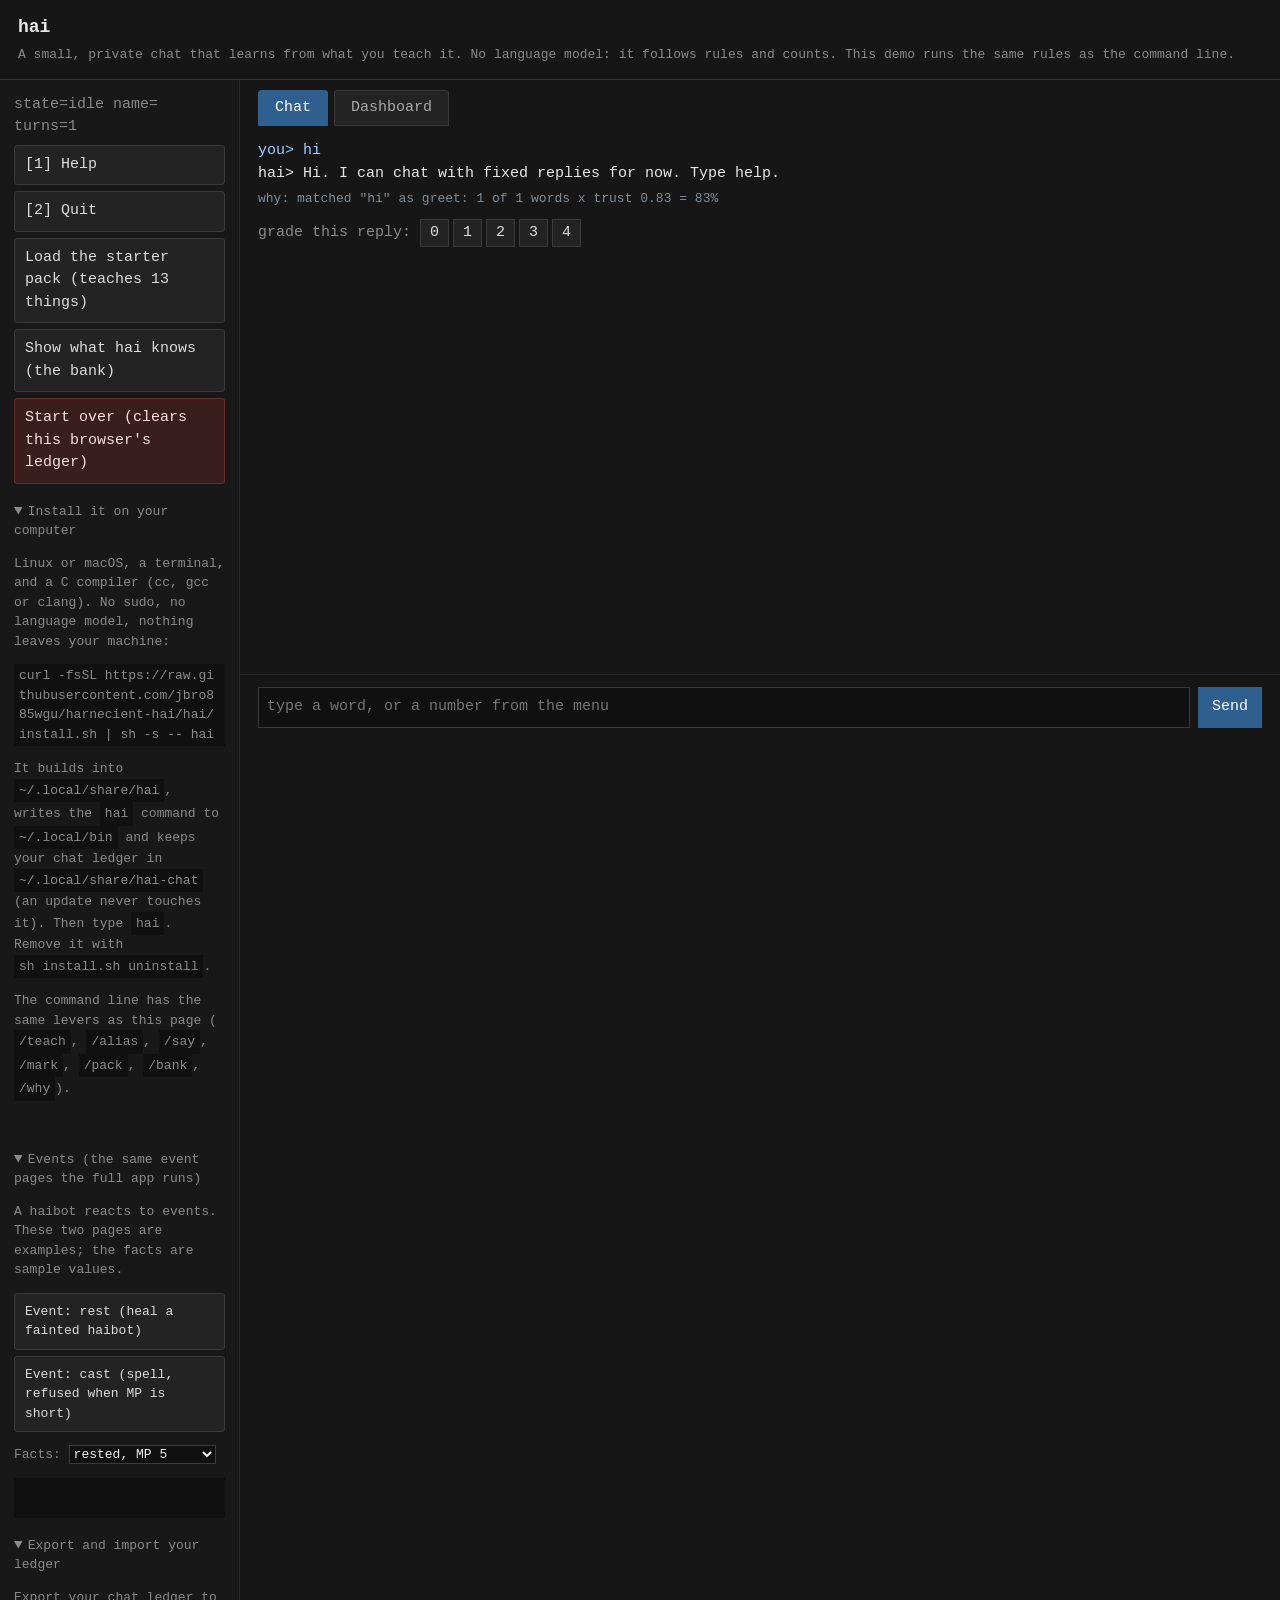
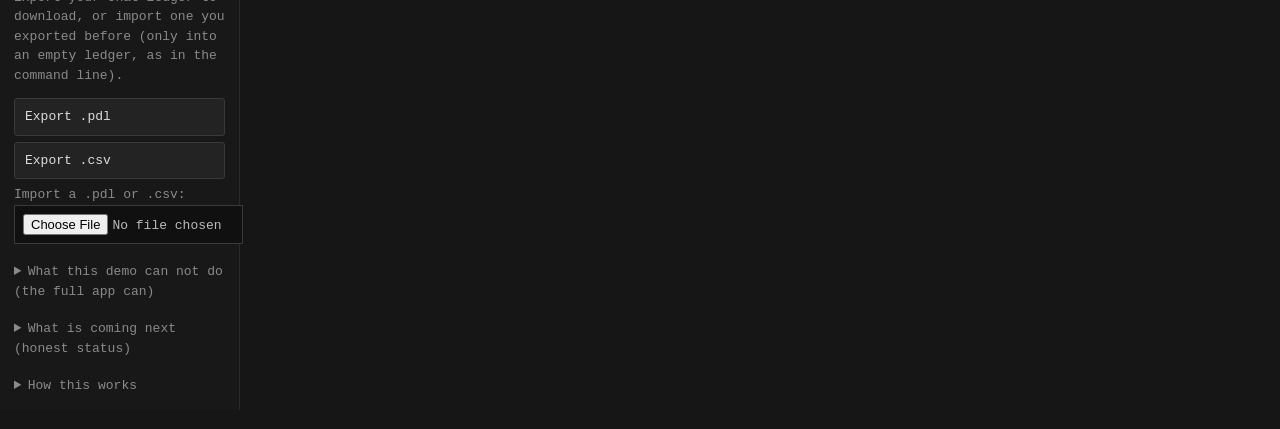
<file: docs/index.html>
<!DOCTYPE html>
<html lang="en">
<head>
<meta charset="utf-8">
<meta name="viewport" content="width=device-width, initial-scale=1">
<title>hai: demo</title>
<style>
  body { margin: 0; background: #161616; color: #e8e8e8; font: 15px/1.5 ui-monospace, Menlo, Consolas, monospace; }
  header { padding: 14px 18px; border-bottom: 1px solid #333; }
  header h1 { font-size: 18px; margin: 0; }
  header p { margin: 4px 0 0; color: #8a8a8a; font-size: 13px; }
  main { display: grid; grid-template-columns: 240px 1fr; min-height: 560px; }
  aside { background: #181818; border-right: 1px solid #2a2a2a; padding: 14px; }
  .quiet { color: #8a8a8a; }
  .menu button, .reset { display: block; width: 100%; text-align: left; margin: 6px 0; padding: 8px 10px;
    background: #232323; color: #ddd; border: 1px solid #3a3a3a; border-radius: 3px; font: inherit; cursor: pointer; }
  .menu button:hover, .reset:hover { background: #2f5f8f; color: #fff; }
  .reset { background: #3a1e1e; border-color: #6b2b2b; color: #ffdede; }
  #feed { padding: 14px 18px; overflow-y: auto; height: 520px; }
  .you { color: #9fd0ff; } .hai { color: #e8e8e8; margin-bottom: 10px; }
  form { display: flex; gap: 8px; padding: 12px 18px; border-top: 1px solid #2a2a2a; }
  input { flex: 1; background: #101010; color: #eee; border: 1px solid #3a3a3a; padding: 8px; font: inherit; }
  .go { background: #2f5f8f; color: #fff; border: 0; padding: 8px 14px; font: inherit; cursor: pointer; }
  .out { background: #101010; color: #cfcfcf; padding: 8px; white-space: pre-wrap; word-break: break-all; font-size: 12px; min-height: 2em; }
  input[type=file] { color: #bbb; max-width: 100%; }
  select { background: #101010; color: #eee; border: 1px solid #3a3a3a; font: inherit; }
  .grade { margin: 4px 0 14px; } .grade button { margin-right: 4px; background: #232323; color: #ddd; border: 1px solid #3a3a3a; padding: 2px 9px; font: inherit; cursor: pointer; }
  .grade button:hover { background: #2f5f8f; color: #fff; }
  #note { color: #8a8a8a; font-size: 13px; min-height: 18px; margin-top: 6px; }
  details { margin-top: 18px; color: #8a8a8a; font-size: 13px; }
  code { background: #101010; padding: 2px 5px; }
  aside code { word-break: break-all; white-space: normal; display: inline-block; max-width: 100%; }
  .why { color: #7f8c99; font-size: 13px; margin: -6px 0 10px; }
  .note { color: #b8a95a; font-size: 13px; margin-bottom: 6px; }
  /* dashboard: colors are roles, dark-surface values validated with the dataviz palette script (blue #3987e5 + orange #d95926: CVD dE 26.8, contrast >= 3:1) */
  #dash { padding: 14px 18px 30px; border-top: 1px solid #2a2a2a; }
  #dash h2 { font-size: 16px; margin: 0 0 4px; } #dash .sub { color: #8a8a8a; font-size: 13px; margin: 0 0 12px; }
  .viz-root { --surface-1: #1a1a19; --text-primary: #f0efec; --text-secondary: #c3c2b7; --text-muted: #8a8a8a; --grid: #2e2e2c; --series-1: #3987e5; --series-2: #d95926; }
  .cards { display: grid; grid-template-columns: repeat(auto-fit, minmax(360px, 1fr)); gap: 14px; }
  .card { background: var(--surface-1); border: 1px solid #2a2a2a; border-radius: 4px; padding: 12px 14px; position: relative; }
  .card h3 { font-size: 14px; margin: 0; color: var(--text-primary); } .card .sub { margin: 2px 0 8px; font-size: 12px; }
  .card svg { width: 100%; height: auto; display: block; } .card svg text { fill: var(--text-secondary); font: 11px ui-monospace, Menlo, Consolas, monospace; }
  .card svg .axis { stroke: var(--grid); stroke-width: 1; } .card svg .val { fill: var(--text-primary); font-weight: bold; }
  .hit { fill: transparent; cursor: default; } .hit:hover, .hit:focus { fill: rgba(255,255,255,0.08); outline: none; }
  .legend { display: flex; gap: 14px; font-size: 12px; color: var(--text-secondary); margin: 4px 0; } .legend i { display: inline-block; width: 14px; height: 3px; margin-right: 5px; vertical-align: middle; }
  #tip { position: fixed; pointer-events: none; background: #101010; border: 1px solid #3a3a3a; border-radius: 3px; padding: 6px 9px; font-size: 12px; display: none; z-index: 9; max-width: 280px; }
  #tip b { color: var(--text-primary, #f0efec); font-size: 14px; } #tip span { color: #c3c2b7; }
  .tbl { display: none; margin-top: 8px; font-size: 12px; overflow-x: auto; } .tbl table { border-collapse: collapse; } .tbl td, .tbl th { border: 1px solid #2e2e2c; padding: 2px 8px; text-align: left; }
  .tabs { display: flex; gap: 6px; padding: 10px 18px 0; } .tabs button { background: #232323; color: #aaa; border: 1px solid #3a3a3a; border-radius: 3px 3px 0 0; padding: 6px 16px; font: inherit; cursor: pointer; }
  .tabs button.on { background: #2f5f8f; color: #fff; border-color: #2f5f8f; } .tabs button:hover { color: #fff; }
  .back { background: #232323; color: #cfe8ff; border: 1px solid #3a3a3a; padding: 5px 12px; font: inherit; cursor: pointer; margin-bottom: 10px; } .back:hover { background: #2f5f8f; }
  .hit.click { cursor: pointer; } .kv { font-size: 13px; color: var(--text-secondary); margin: 2px 0; } .kv b { color: var(--text-primary); }
  .empty { color: #8a8a8a; font-size: 13px; padding: 16px 0; }
  @media (max-width: 720px) { main { grid-template-columns: 1fr; } }
</style>
</head>
<body>
<header>
  <h1>hai</h1>
  <p>A small, private chat that learns from what you teach it. No language model: it follows rules and counts. This demo runs the same rules as the command line.</p>
</header>
<main>
  <aside>
    <div class="quiet" id="state">state=start name=</div>
    <div class="menu">
      <button data-say="help">[1] Help</button>
      <button data-say="bye">[2] Quit</button>
      <button data-say="/pack lyfedesk">Load the starter pack (teaches 13 things)</button>
      <button data-say="/bank" id="bank-btn">Show what hai knows (the bank)</button>
    </div>
    <button class="reset" id="reset">Start over (clears this browser's ledger)</button>
    <details open>
      <summary>Install it on your computer</summary>
      <p>Linux or macOS, a terminal, and a C compiler (cc, gcc or clang). No sudo, no language model, nothing leaves your machine:</p>
      <p><code>curl -fsSL https://raw.githubusercontent.com/jbro885wgu/harnecient-hai/hai/install.sh | sh -s -- hai</code></p>
      <p class="quiet">It builds into <code>~/.local/share/hai</code>, writes the <code>hai</code> command to <code>~/.local/bin</code> and keeps your chat ledger in <code>~/.local/share/hai-chat</code> (an update never touches it). Then type <code>hai</code>. Remove it with <code>sh install.sh uninstall</code>.</p>
      <p class="quiet">The command line has the same levers as this page (<code>/teach</code>, <code>/alias</code>, <code>/say</code>, <code>/mark</code>, <code>/pack</code>, <code>/bank</code>, <code>/why</code>).</p>
    </details>
    <div id="note"></div>
    <details id="events-box" open>
      <summary>Events (the same event pages the full app runs)</summary>
      <p class="quiet">A haibot reacts to events. These two pages are examples; the facts are sample values.</p>
      <div class="menu">
        <button data-event="rest">Event: rest (heal a fainted haibot)</button>
        <button data-event="cast">Event: cast (spell, refused when MP is short)</button>
      </div>
      <p class="quiet">Facts: <select id="facts-pick"><option value="facts_rested.pdl">rested, MP 5</option><option value="facts_short.pdl">short rest, MP 2</option></select></p>
      <pre id="event-out" class="out"></pre>
    </details>
    <details id="export-box" open>
      <summary>Export and import your ledger</summary>
      <p class="quiet">Export your chat ledger to download, or import one you exported before (only into an empty ledger, as in the command line).</p>
      <div class="menu">
        <button id="exp-pdl">Export .pdl</button>
        <button id="exp-csv">Export .csv</button>
      </div>
      <label class="quiet">Import a .pdl or .csv: <input type="file" id="imp-file" accept=".pdl,.csv,text/plain,text/csv"></label>
      <p id="bundle-note" class="quiet"></p>
    </details>
    <details>
      <summary>What this demo can not do (the full app can)</summary>
      <ul>
        <li>Typing in a window, and a real desktop window: the full app.</li>
        <li>Linking your own documents so it learns them at once: the full app (design stage).</li>
        <li>Watching other models and learning from them: the full app (design stage).</li>
        <li>Tool calls (open a page, list pages): the full app (milestone M4).</li>
        <li>It learns words you teach it and trust from your grades. It never writes a new sentence: every reply is fixed text you can read.</li>
        <li>Your account and ledger stay in this browser only. The full app keeps them on your machine.</li>
      </ul>
      <p>If one of these blocks you, say so: that limit is a desk to fix, not a reason to stop.</p>
    </details>
    <details id="next-box">
      <summary>What is coming next (honest status)</summary>
      <p class="quiet"><b>Built and running here:</b> chat that asks about words it does not know and learns what you teach, levers (teach, alias, say, mark, forget, starter pack), the reason under every answer, the bank, grades 0 to 4 with learning, a dashboard of charts, events (rest, cast), export and import.</p>
      <p class="quiet"><b>Next:</b> the haibot party of 6 and PC box; faint and healing as rows; elements picked at start (the ten Terumon elements); hangman battles with ELO per haibot.</p>
      <p class="quiet"><b>Later:</b> tool calls, linked documents, watching other models, pairing and two agents over the network. (The installer and the desktop window with agents and sessions exist now: see the install box.)</p>
      <p class="quiet"><b>Not decided:</b> credits price list, armour crafted with a model (reviewed by a person before it counts), whether shared files are copied or transferred.</p>
      <p class="quiet">Full report and roadmap: the repo book, <code>book/11-progress-and-roadmap.md</code>. A toy that runs a simulated month of the real engine: <a href="vision.html" style="color:#9fd0ff">vision.html</a>.</p>
    </details>
    <details>
      <summary>How this works</summary>
      <p>Every message adds a row (a <code>TURN</code>) to a ledger kept in this browser. The state and your name are rebuilt from those rows each time, so a reload keeps the chat where it was.</p>
      <p>Type a word hai does not know and it <b>asks</b> what it means, then remembers your answer. Teach more with <code>/teach word = meaning</code>, <code>/alias word = concept</code>, <code>/say word = text</code>; mark a word that matters with <code>/mark word</code>; grade the last reply with <code>/grade 0</code> to <code>/grade 4</code> (or the buttons). The gray line under each answer says why it answered that way.</p>
      <p>Same rules as the command line: the case <code>hai_web_parity</code> runs the C engine and this one on the same conversation and requires identical output.</p>
    </details>
  </aside>
  <section>
    <div class="tabs"><button id="tab-chat" class="on" type="button">Chat</button><button id="tab-dash" type="button">Dashboard</button></div>
    <div id="feed" aria-live="polite"></div>
    <form id="say">
      <input id="msg" autocomplete="off" placeholder="type a word, or a number from the menu" aria-label="message">
      <button class="go" type="submit">Send</button>
    </form>
<div id="dash" class="viz-root" aria-label="dashboard" style="display:none">
  <h2 id="dash-title">Dashboard</h2>
  <p class="sub"><span id="dash-sub">Four charts of this browser's ledger, from the same numbers as <code>hai_chat viz</code>. Click a bar in <b>Trust per meaning</b> to open that word or meaning on its own.
    </span> <label><input type="checkbox" id="tbl-toggle"> show as tables</label></p>
  <div class="cards" id="cards"></div>
</div>
  </section>
</main>

<div id="tip" role="status"></div>
<script src="engine.js"></script>
<script src="event.js"></script>
<script src="bundle.js"></script>
<script>
(function () {
  var KEY = "hai.demo.ledger.v1";
  var feed = document.getElementById("feed");
  var stateEl = document.getElementById("state");
  var msg = document.getElementById("msg");
  var data = null;

  function load(name) { return fetch("data/" + name).then(function (r) { if (!r.ok) throw new Error(name + " " + r.status); return r.text(); }); }
  function ledger() { try { return JSON.parse(localStorage.getItem(KEY) || "[]"); } catch (e) { return []; } }
  function save(l) { localStorage.setItem(KEY, JSON.stringify(l)); }

  var showWhy = true;
  function paint() {
    var l = ledger(), st = HaiEngine.replay(l, 0, data ? data.seeds : []);
    stateEl.textContent = "state=" + st.state + " name=" + st.name + "  turns=" + st.turns;
    st.lastGraded = st.lastGradedTurn === st.turns;
    feed.innerHTML = "";
    // The feed is drawn from the ledger alone: TURN = what you said, SAID = what hai said, WHY = the reason, GRADE = your grade.
    l.forEach(function (row) {
      var f = row.split("|"), d;
      if (f[0] === "TURN") { d = document.createElement("div"); d.className = "you"; d.textContent = "you> " + f[2]; feed.appendChild(d); }
      else if (f[0] === "SAID") { d = document.createElement("div"); d.className = "hai"; d.textContent = "hai> " + f.slice(3).join("|"); feed.appendChild(d); }
      else if (f[0] === "WHY" && showWhy) { d = document.createElement("div"); d.className = "why"; d.textContent = "   why: " + f.slice(3).join("|"); feed.appendChild(d); }
      else if (f[0] === "GRADE") { d = document.createElement("div"); d.className = "quiet"; d.textContent = "   graded " + f[5] + " (reply " + f[4] + ")"; feed.appendChild(d); }
    });
    if (st.turns && !st.lastGraded) {
      var bar = document.createElement("div"); bar.className = "grade";
      var lbl = document.createElement("span"); lbl.className = "quiet"; lbl.textContent = "grade this reply: ";
      bar.appendChild(lbl);
      for (var g = 0; g <= 4; g++) {
        (function (val) {
          var b = document.createElement("button"); b.type = "button"; b.textContent = String(val);
          b.title = ["0 bad", "1 good", "2 better", "3 better", "4 best"][val];
          b.addEventListener("click", function () { grade(val); });
          bar.appendChild(b);
        })(g);
      }
      feed.appendChild(bar);
    }
    feed.scrollTop = feed.scrollHeight;
    drawDash();
  }

  function grade(val) {
    if (!data) return;
    var l = ledger();
    var r = HaiEngine.grade(data, l, val, Math.floor(Date.now() / 1000));
    save(l);
    var note = document.getElementById("note"); if (note) note.textContent = r.text;
    paint();
  }

  function say(text) {
    if (!data) return;
    var l = ledger(), t = String(text).trim();
    if (t === "/bank") { var nb = document.getElementById("note"); nb.textContent = ""; HaiEngine.bank(data, l).trim().split("\n").forEach(function (ln) { var p = document.createElement("div"); p.textContent = ln.replace(/\|/g, "  "); nb.appendChild(p); }); return; }
    var r = HaiEngine.send(data, l, t, Math.floor(Date.now() / 1000));
    save(l);
    if (!/^[^\/]/.test(t) || /^\/(grade|mark)/.test(t)) { var no = document.getElementById("note"); if (no) no.textContent = /^\/(grade|mark)/.test(t) ? r.text : ""; }
    paint();
    if (/^\/(grade)/.test(t) === false && r.code === 0 && HaiEngine.replay(l, 0, data.seeds).state === "done") msg.disabled = true;
  }

  // ---- dashboard: four SVG charts from the engine's viz lines (one line per data point)
  var NS = "http://www.w3.org/2000/svg", tip = document.getElementById("tip");
  function el(name, attrs, parent, text) { var e = document.createElementNS(NS, name); for (var k in attrs) e.setAttribute(k, attrs[k]); if (text !== undefined) e.textContent = text; if (parent) parent.appendChild(e); return e; }
  function showTip(ev, value, label) {
    tip.textContent = ""; var b = document.createElement("b"); b.textContent = value; var br = document.createElement("br"); var sp = document.createElement("span"); sp.textContent = label;
    tip.appendChild(b); tip.appendChild(br); tip.appendChild(sp); tip.style.display = "block";
    var x = (ev.clientX || 0) + 14, y = (ev.clientY || 0) + 14; if (x > window.innerWidth - 300) x = window.innerWidth - 300; tip.style.left = x + "px"; tip.style.top = y + "px";
  }
  function hideTip() { tip.style.display = "none"; }
  function hit(parent, x, y, w, hgt, value, label, onclick) {
    var r = el("rect", { x: x, y: y, width: w, height: hgt, class: onclick ? "hit click" : "hit", tabindex: 0, role: onclick ? "button" : "img", "aria-label": value + ", " + label + (onclick ? " (click to open)" : "") }, parent);
    if (onclick) { r.addEventListener("click", onclick); r.addEventListener("keydown", function (e) { if (e.key === "Enter" || e.key === " ") { e.preventDefault(); onclick(); } }); }
    r.addEventListener("pointermove", function (ev) { showTip(ev, value, label); }); r.addEventListener("pointerleave", hideTip);
    r.addEventListener("focus", function () { var bb = r.getBoundingClientRect(); showTip({ clientX: bb.left, clientY: bb.bottom }, value, label); }); r.addEventListener("blur", hideTip);
  }
  function card(title, sub, parent) {
    var c = document.createElement("div"); c.className = "card";
    var t = document.createElement("h3"); t.textContent = title; var s = document.createElement("p"); s.className = "quiet sub"; s.textContent = sub;
    c.appendChild(t); c.appendChild(s); parent.appendChild(c); return c;
  }
  function table(c, head, rows) {
    var d = document.createElement("div"); d.className = "tbl"; var tb = document.createElement("table"), tr = document.createElement("tr");
    head.forEach(function (x) { var th = document.createElement("th"); th.textContent = x; tr.appendChild(th); }); tb.appendChild(tr);
    rows.forEach(function (r) { var tr2 = document.createElement("tr"); r.forEach(function (x) { var td = document.createElement("td"); td.textContent = x; tr2.appendChild(td); }); tb.appendChild(tr2); });
    d.appendChild(tb); c.appendChild(d);
  }
  function parseViz(text) {
    var o = { conf: [], know: [], trust: [], cal: [] };
    text.split("\n").forEach(function (ln) {
      var f = ln.split("|");
      if (f[0] === "CONF") o.conf.push({ n: +f[1], v: +f[2], c: f[3] });
      else if (f[0] === "KNOW") o.know.push({ n: +f[1], taught: +f[2], alias: +f[3], say: +f[4], marked: +f[5] });
      else if (f[0] === "TRUST") o.trust.push({ id: f[1], w: +f[2], r: +f[3], p: +f[4] });
      else if (f[0] === "CAL") o.cal.push({ lo: +f[1], hi: +f[2], n: +f[3], good: +f[4], rate: +f[5], mean: +f[6] });
    });
    return o;
  }
  function lineChart(c, pts, ymax, yfmt, label, xname) {
    xname = xname || "turn";   // pts: [{x, y, tip}]; x are 1..n turn numbers
    var W = 520, H = 190, L = 34, R = 10, T = 10, B = 24, svg = el("svg", { viewBox: "0 0 " + W + " " + H, role: "img", "aria-label": label }, c);
    [0, 0.5, 1].forEach(function (g) { var y = T + (H - T - B) * (1 - g); el("line", { x1: L, x2: W - R, y1: y, y2: y, class: "axis" }, svg); el("text", { x: L - 6, y: y + 4, "text-anchor": "end" }, svg, yfmt(ymax * g)); });
    var n = pts.length, X = function (i) { return n === 1 ? (L + W - R) / 2 : L + (W - L - R) * i / (n - 1); }, Y = function (v) { return T + (H - T - B) * (1 - v / ymax); };
    el("polyline", { points: pts.map(function (p, i) { return X(i) + "," + Y(p.y); }).join(" "), fill: "none", stroke: "var(--series-1)", "stroke-width": 2, "stroke-linejoin": "round" }, svg);
    pts.forEach(function (p, i) { el("circle", { cx: X(i), cy: Y(p.y), r: 4, fill: "var(--series-1)", stroke: "var(--surface-1)", "stroke-width": 2 }, svg); });
    var last = pts[n - 1], ly = Y(last.y) - 9; if (ly < T + 8) ly = Y(last.y) + 18; el("text", { x: Math.min(X(n - 1), W - R - 2), y: ly, "text-anchor": "end", class: "val" }, svg, yfmt(last.y));
    el("text", { x: L, y: H - 6 }, svg, xname + " " + pts[0].x); el("text", { x: W - R, y: H - 6, "text-anchor": "end" }, svg, xname + " " + pts[n - 1].x);
    var step = n === 1 ? 40 : (W - L - R) / (n - 1);
    pts.forEach(function (p, i) { hit(svg, X(i) - Math.max(12, step / 2), T, Math.max(24, step), H - T - B, yfmt(p.y), p.tip); });
  }
  function tblOn() { var c = document.getElementById("tbl-toggle"); return !!(c && c.checked); }
  var detailItem = null, tab = "chat";
  function setTab(t) {
    tab = t; var dash = document.getElementById("dash");
    document.getElementById("tab-chat").className = t === "chat" ? "on" : ""; document.getElementById("tab-dash").className = t === "dash" ? "on" : "";
    feed.style.display = t === "chat" ? "" : "none"; document.getElementById("say").style.display = t === "chat" ? "" : "none"; dash.style.display = t === "dash" ? "" : "none";
    if (t === "dash") drawDash();
  }
  function openItem(item) { detailItem = item; drawDash(); var d = document.getElementById("dash"); if (d.scrollIntoView) d.scrollIntoView({ block: "start" }); }
  function drawDetail(host) {
    var res = HaiEngine.detail(data, ledger(), detailItem), back = document.createElement("button");
    back.type = "button"; back.className = "back"; back.textContent = "\u2190 back to the overview"; back.addEventListener("click", function () { detailItem = null; drawDash(); });
    var top = document.createElement("div"); top.style.gridColumn = "1 / -1"; top.appendChild(back); host.appendChild(top);
    document.getElementById("dash-title").textContent = detailItem.replace(/^concept:/, "").replace(/^taught:/, "");
    document.getElementById("dash-sub").textContent = detailItem.indexOf("taught:") === 0 ? "a word you taught" : "a built-in meaning";
    if (res.code) { var g = document.createElement("div"); g.className = "empty"; g.textContent = "That item is gone (it was forgotten)."; host.appendChild(g); return; }
    var d = { alias: [], say: "", use: [], hist: [], item: null, sum: null };
    res.text.split("\n").forEach(function (ln) { var f = ln.split("|");
      if (f[0] === "ITEM") d.item = { kind: f[1], name: f[2], meaning: f[3], extra: f[4], trust: +f[5] };
      else if (f[0] === "ALIAS") d.alias.push(f[1]); else if (f[0] === "SAY") d.say = f.slice(1).join("|");
      else if (f[0] === "USE") d.use.push({ n: +f[1], c: +f[2], t: f.slice(3).join("|") });
      else if (f[0] === "HIST") d.hist.push({ n: +f[1], turn: +f[2], g: +f[3], w: +f[4] });
      else if (f[0] === "SUM") d.sum = { uses: +f[1], grades: +f[2], r: +f[3], p: +f[4] }; });
    var c = card("Summary", "what hai knows about it", host);
    [["trust", d.item.trust.toFixed(2) + (d.item.trust === 0.5 ? " (never graded)" : "")], [d.item.kind === "concept" ? "keywords" : "it means", d.item.meaning],
     ["used in answers", d.sum.uses + (d.sum.uses === 1 ? " time" : " times")], ["graded", d.sum.grades + (d.sum.grades === 1 ? " time" : " times") + " (reward " + d.sum.r + ", punish " + d.sum.p + ")"]].forEach(function (kv) {
      var p = document.createElement("div"); p.className = "kv"; var b = document.createElement("b"); b.textContent = kv[0] + ": "; p.appendChild(b); p.appendChild(document.createTextNode(kv[1])); c.appendChild(p); });
    if (d.item.kind === "taught" && d.item.extra === "1") { var mk = document.createElement("div"); mk.className = "kv"; mk.textContent = "marked: counts more when you say it"; c.appendChild(mk); }
    if (d.alias.length) { var al = document.createElement("div"); al.className = "kv"; al.textContent = "also triggered by: " + d.alias.join(", "); c.appendChild(al); }
    if (d.say) { var sy = document.createElement("div"); sy.className = "kv"; sy.textContent = "your answer for it: " + d.say; c.appendChild(sy); }
    c = card("Trust over time", "after each grade you gave it (1.00 = always good)", host);
    if (!d.hist.length) { var e1 = document.createElement("div"); e1.className = "empty"; e1.textContent = "Not graded yet, so trust stays at its starting value. Grade a reply that used it."; c.appendChild(e1); }
    else { lineChart(c, d.hist.map(function (p) { return { x: p.n, y: p.w, tip: "grade " + p.g + " on turn " + p.turn }; }), 1, function (y) { return y.toFixed(2); }, "trust over time", "grade");
           table(c, ["grade #", "turn", "grade given", "trust after"], d.hist.map(function (p) { return [p.n, p.turn, p.g, p.w.toFixed(2)]; })); }
    c = card("Where it was used", "the confidence of each answer that used it", host);
    if (!d.use.length) { var e2 = document.createElement("div"); e2.className = "empty"; e2.textContent = "Never used in an answer yet. Say something that contains it."; c.appendChild(e2); }
    else {
      var rows = d.use.slice(-10), W4 = 520, rh = 24, H4 = rows.length * rh + 4, svg4 = el("svg", { viewBox: "0 0 " + W4 + " " + H4, role: "img", "aria-label": "confidence of each answer that used it" }, c), L4 = 70, R4 = 44;
      rows.forEach(function (u, i) { var y = i * rh + 3, w = (W4 - L4 - R4) * u.c / 100;
        el("text", { x: L4 - 8, y: y + 13, "text-anchor": "end" }, svg4, "turn " + u.n);
        el("path", { d: "M" + L4 + "," + y + " h" + Math.max(0, w - 4) + " a4,4 0 0 1 4,4 v8 a4,4 0 0 1 -4,4 h-" + Math.max(0, w - 4) + " z", fill: "var(--series-1)" }, svg4);
        el("text", { x: L4 + w + 6, y: y + 13, class: "val" }, svg4, u.c + "%");
        hit(svg4, 0, y - 2, W4, rh, u.c + "%", "turn " + u.n + ": " + u.t); });
      table(c, ["turn", "confidence %", "what you said"], d.use.map(function (u) { return [u.n, u.c, u.t]; }));
    }
    document.querySelectorAll(".tbl").forEach(function (t) { t.style.display = tblOn() ? "block" : "none"; });
  }
  function drawDash() {
    var host = document.getElementById("cards"); host.textContent = "";
    if (!data) return;
    if (detailItem) { drawDetail(host); return; }
    document.getElementById("dash-title").textContent = "Dashboard"; document.getElementById("dash-sub").textContent = "Four charts of this browser's ledger. Click a bar in Trust per meaning to open that word or meaning on its own.";
    var l = ledger(), v = parseViz(HaiEngine.viz(data, l)), c;
    c = card("Confidence per turn", "how sure hai was of each answer: matched words / your words x trust", host);
    if (!v.conf.length) { var e0 = document.createElement("div"); e0.className = "empty"; e0.textContent = "No turns yet: say something."; c.appendChild(e0); }
    else { lineChart(c, v.conf.map(function (p) { return { x: p.n, y: p.v, tip: "turn " + p.n + " (" + p.c + ")" }; }), 100, function (y) { return Math.round(y) + "%"; }, "confidence per turn");
           table(c, ["turn", "confidence %", "meaning used"], v.conf.map(function (p) { return [p.n, p.v, p.c]; })); }
    c = card("What hai knows over time", "taught words + aliases + answers, counted after each turn", host);
    if (!v.know.length) { var e1 = document.createElement("div"); e1.className = "empty"; e1.textContent = "Nothing taught yet: try the starter pack, or type a word it does not know."; c.appendChild(e1); }
    else { var mx = Math.max(1, Math.max.apply(null, v.know.map(function (k) { return k.taught + k.alias + k.say; })));
           lineChart(c, v.know.map(function (k) { var tot = k.taught + k.alias + k.say; return { x: k.n, y: tot, tip: "after turn " + k.n + ": " + k.taught + " words, " + k.alias + " aliases, " + k.say + " answers" }; }), mx, function (y) { return String(Math.round(y)); }, "things taught over time");
           table(c, ["after turn", "taught words", "aliases", "answers", "marked"], v.know.map(function (k) { return [k.n, k.taught, k.alias, k.say, k.marked]; })); }
    c = card("Trust per meaning", "1.00 = always graded good, 0.50 = never graded. Grades move it.", host);
    var rows = v.trust.slice(0, 16), W2 = 520, rh = 22, H2 = rows.length * rh + 22, svg2 = el("svg", { viewBox: "0 0 " + W2 + " " + H2, role: "img", "aria-label": "trust per meaning" }, c), L2 = 120, R2 = 44;
    el("line", { x1: L2, x2: L2, y1: 0, y2: H2 - 18, class: "axis" }, svg2);
    var half = L2 + (W2 - L2 - R2) * 0.5; el("line", { x1: half, x2: half, y1: 0, y2: H2 - 18, class: "axis", "stroke-dasharray": "3 3" }, svg2); el("text", { x: half, y: H2 - 4, "text-anchor": "middle" }, svg2, "0.50 = no grades yet");
    rows.forEach(function (r, i) {
      var y = i * rh + 3, w = (W2 - L2 - R2) * r.w;
      el("text", { x: L2 - 8, y: y + 12, "text-anchor": "end" }, svg2, r.id.length > 16 ? r.id.slice(0, 15) + "…" : r.id);
      el("path", { d: "M" + L2 + "," + y + " h" + Math.max(0, w - 4) + " a4,4 0 0 1 4,4 v8 a4,4 0 0 1 -4,4 h-" + Math.max(0, w - 4) + " z", fill: "var(--series-1)" }, svg2);
      el("text", { x: L2 + w + 6, y: y + 12, class: "val" }, svg2, r.w.toFixed(2));
      hit(svg2, 0, y - 2, W2, rh, r.w.toFixed(2), r.id + ": " + r.r + " reward, " + r.p + " punish. Click to open it.", (function (id) { return function () { openItem(id.indexOf("taught:") === 0 ? id : "concept:" + id); }; })(r.id));
    });
    table(c, ["meaning", "trust", "reward", "punish"], v.trust.map(function (r) { return [r.id, r.w.toFixed(2), r.r, r.p]; }));
    c = card("Calibration", "stated confidence against how often you graded that answer good (grade replies to fill this in)", host);
    if (!v.cal.length) { var e3 = document.createElement("div"); e3.className = "empty"; e3.textContent = "No grades yet. Grade a reply with the buttons or /grade 0 to /grade 4."; c.appendChild(e3); }
    else {
      var lg = document.createElement("div"); lg.className = "legend";
      [["var(--series-1)", "stated confidence (mean)"], ["var(--series-2)", "graded good (rate)"]].forEach(function (k) { var s = document.createElement("span"), i = document.createElement("i"); i.style.background = k[0]; s.appendChild(i); s.appendChild(document.createTextNode(k[1])); lg.appendChild(s); });
      c.appendChild(lg);
      var W3 = 520, H3 = 190, L3 = 34, T3 = 14, B3 = 26, svg3 = el("svg", { viewBox: "0 0 " + W3 + " " + H3, role: "img", "aria-label": "calibration" }, c), nb = v.cal.length, gw = (W3 - L3 - 10) / nb;
      [0, 0.5, 1].forEach(function (g) { var y = T3 + (H3 - T3 - B3) * (1 - g); el("line", { x1: L3, x2: W3 - 10, y1: y, y2: y, class: "axis" }, svg3); el("text", { x: L3 - 6, y: y + 4, "text-anchor": "end" }, svg3, Math.round(g * 100) + "%"); });
      v.cal.forEach(function (b, i) {
        var x0 = L3 + gw * i + gw * 0.15, bw = Math.min(40, gw * 0.35), Y3 = function (f) { return T3 + (H3 - T3 - B3) * (1 - f); };
        [[b.mean, "var(--series-1)"], [b.rate, "var(--series-2)"]].forEach(function (s, k) {
          var x = x0 + k * (bw + 2), top = Y3(s[0]), bh = Math.max(1, H3 - B3 - top);
          el("path", { d: "M" + x + "," + (H3 - B3) + " v-" + Math.max(0, bh - 4) + " a4,4 0 0 1 4,-4 h" + (bw - 8) + " a4,4 0 0 1 4,4 v" + Math.max(0, bh - 4) + " z", fill: s[1] }, svg3);
          el("text", { x: x + bw / 2, y: top - 4, "text-anchor": "middle", class: "val" }, svg3, Math.round(s[0] * 100) + "%");
        });
        el("text", { x: x0 + bw, y: H3 - 8, "text-anchor": "middle" }, svg3, b.lo + "-" + b.hi);
        hit(svg3, L3 + gw * i, T3, gw, H3 - T3 - B3, "said " + Math.round(b.mean * 100) + "%, good " + Math.round(b.rate * 100) + "%", "answers with confidence " + b.lo + "-" + b.hi + "% (n=" + b.n + ", " + b.good + " graded good)");
      });
      table(c, ["confidence bin", "answers graded", "graded good", "good rate", "mean stated"], v.cal.map(function (b) { return [b.lo + "-" + b.hi + "%", b.n, b.good, b.rate.toFixed(2), b.mean.toFixed(2)]; }));
    }
    document.querySelectorAll(".tbl").forEach(function (t) { t.style.display = tblOn() ? "block" : "none"; });
  }
  document.getElementById("tab-chat").addEventListener("click", function () { setTab("chat"); });
  document.getElementById("tab-dash").addEventListener("click", function () { detailItem = null; setTab("dash"); });
  document.getElementById("tbl-toggle").addEventListener("change", function () { document.querySelectorAll(".tbl").forEach(function (t) { t.style.display = tblOn() ? "block" : "none"; }); });

  document.getElementById("say").addEventListener("submit", function (e) {
    e.preventDefault();
    var t = msg.value.trim();
    if (!t) return;
    msg.value = ""; say(t);
  });
  document.querySelectorAll("[data-say]").forEach(function (b) {
    b.addEventListener("click", function () { say(b.getAttribute("data-say")); });
  });
  document.getElementById("reset").addEventListener("click", function () {
    localStorage.removeItem(KEY); localStorage.removeItem(KEY + ".text"); msg.disabled = false; document.getElementById("note").textContent = ""; paint();
  });

  // ---- events: the same pages as haibot/events, run by docs/event.js ----
  function loadPlain(path) { return fetch(path).then(function (r) { if (!r.ok) throw new Error(path + " " + r.status); return r.text(); }); }
  document.querySelectorAll("[data-event]").forEach(function (b) {
    b.addEventListener("click", function () {
      var pick = document.getElementById("facts-pick").value;
      Promise.all([loadPlain("data/haibot/heal_by_rest.pdl"), loadPlain("data/haibot/rules.pdl"), loadPlain("data/haibot/" + pick)])
        .then(function (t) {
          var r = HaiEvent.runEvent(t[0], t[1], t[2], b.getAttribute("data-event"));
          var out = r.code === 0 ? r.lines.join("\n") : ("refused (exit " + r.code + "): " + r.error);
          document.getElementById("event-out").textContent = "event: " + b.getAttribute("data-event") + " with " + pick + "\n" + out;
        })
        .catch(function (err) { document.getElementById("event-out").textContent = "could not run: " + err.message; });
    });
  });

  // ---- export and import: the same bundle rules as haibot/hai_bundle.c ----
  function download(name, text) {
    var a = document.createElement("a");
    a.href = URL.createObjectURL(new Blob([text], { type: "text/plain" }));
    a.download = name; document.body.appendChild(a); a.click(); a.remove();
  }
  function note(t) { document.getElementById("bundle-note").textContent = t; }
  document.getElementById("exp-pdl").addEventListener("click", function () {
    var r = HaiBundle.exportPdl(ledger().join("\n") + "\n"); download("hai-ledger.pdl", r.text); note("exported " + r.rows + " rows (.pdl)");
  });
  document.getElementById("exp-csv").addEventListener("click", function () {
    var r = HaiBundle.exportCsv(ledger().join("\n") + "\n"); download("hai-ledger.csv", r.text); note("exported " + r.rows + " rows (.csv)");
  });
  document.getElementById("imp-file").addEventListener("change", function (e) {
    var f = e.target.files[0]; if (!f) return;
    if (ledger().length) { note("refused: your ledger is not empty. Start over first, then import."); return; }
    f.text().then(function (t) {
      var r = HaiBundle.importText(t);
      if (r.code) { note("refused: " + r.msg); return; }
      save(r.ledger.split("\n").filter(function (x) { return x.length; }));
      localStorage.removeItem(KEY + ".text");
      note(r.msg + " (replies show their reply ids after an import)");
      paint();
    });
  });

  Promise.all([load("concepts.pdl"), load("replies.pdl"), load("states.pdl"), load("chat_rules.pdl"), load("seeds.pdl"), load("stopwords.pdl"), load("packs/lyfedesk.pdl")])
    .then(function (t) {
      data = HaiEngine.parseData({ concepts: t[0], replies: t[1], states: t[2], rules: t[3], seeds: t[4], stopwords: t[5], packs: { lyfedesk: t[6] } });
      paint();
      if (!ledger().length) { say("hi"); }
    })
    .catch(function (err) { feed.textContent = "Could not load the rules: " + err.message; });
})();
</script>
</body>
</html>
</file>
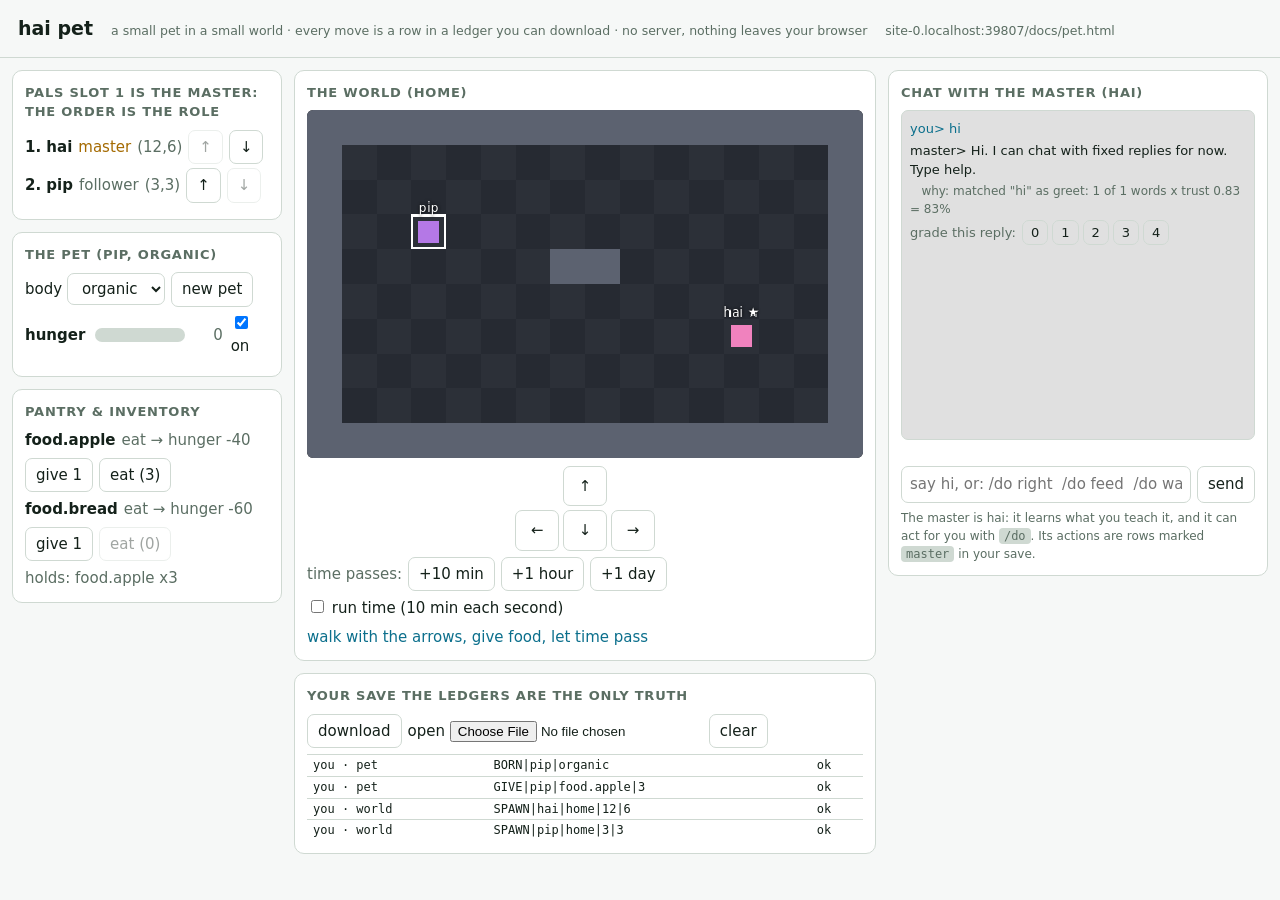
<file: docs/pet.html>
<!DOCTYPE html>
<html lang="en">
<head>
<meta charset="utf-8">
<meta name="viewport" content="width=device-width,initial-scale=1">
<title>hai pet: a small pet in a small world</title>
<style>
:root{--bg:#0f1713;--card:#17231c;--line:#2b3d33;--fg:#e4f0e8;--dim:#93a89b;--ok:#6fd18a;--warn:#e6b34f;--bad:#e5645a;--acc:#7fd0e8}
@media (prefers-color-scheme:light){:root{--bg:#f6f8f7;--card:#fff;--line:#cfd9d2;--fg:#14211a;--dim:#5b6e63;--ok:#1d8a45;--warn:#a46a00;--bad:#b3261e;--acc:#0b6f8c}}
*{box-sizing:border-box}body{margin:0;background:var(--bg);color:var(--fg);font:15px/1.5 system-ui,sans-serif}
header{padding:14px 18px;border-bottom:1px solid var(--line);display:flex;flex-wrap:wrap;gap:10px 18px;align-items:baseline}
header h1{font-size:19px;margin:0}header small{color:var(--dim)}
main{max-width:1560px;margin:0 auto;padding:12px;display:grid;grid-template-columns:270px minmax(340px,1fr) 380px;gap:12px;align-items:start}
main>section{display:flex;flex-direction:column;gap:12px;min-width:0}
@media(max-width:1150px){main{grid-template-columns:1fr 1fr}main>section:nth-child(3){grid-column:1/-1}}
@media(max-width:760px){main{grid-template-columns:1fr}}
#feed{height:330px;overflow:auto;border:1px solid var(--line);border-radius:7px;padding:6px 8px;font-size:13px;background:rgba(0,0,0,.12)}#feed div{margin:2px 0;white-space:pre-wrap}.you{color:var(--acc)}.hai{color:var(--fg)}.why{color:var(--dim);font-size:12px}.q{color:var(--dim)}
.cin{display:flex;gap:6px;margin-top:6px}.cin input{flex:1;font:inherit;color:var(--fg);background:transparent;border:1px solid var(--line);border-radius:7px;padding:6px 8px}
.grade button{padding:2px 8px;margin:0 2px}#cnote{min-height:20px;font-size:12px;color:var(--warn)}
.card{background:var(--card);border:1px solid var(--line);border-radius:10px;padding:12px}
.card h2{font-size:13px;margin:0 0 8px;text-transform:uppercase;letter-spacing:.06em;color:var(--dim)}
canvas{width:100%;max-width:600px;margin:0 auto;height:auto;image-rendering:pixelated;border-radius:6px;background:#222;display:block}
button,select{font:inherit;color:var(--fg);background:transparent;border:1px solid var(--line);border-radius:7px;padding:5px 10px;cursor:pointer}
button:hover{border-color:var(--acc)}button:disabled{opacity:.4;cursor:default}
.pad{display:grid;grid-template-columns:repeat(3,44px);gap:4px;justify-content:center;margin-top:8px}.pad button{padding:8px 0}
.row{display:flex;flex-wrap:wrap;gap:6px;align-items:center;margin:6px 0}
.bar{height:14px;background:var(--line);border-radius:7px;overflow:hidden;flex:1;min-width:90px}.bar i{display:block;height:100%;background:var(--ok);transition:width .2s}
.need{display:flex;gap:8px;align-items:center;margin:6px 0}.need b{width:70px}.need span{width:34px;text-align:right;color:var(--dim)}
.msg{min-height:22px;color:var(--acc)}.msg.bad{color:var(--bad)}
table{width:100%;border-collapse:collapse;font:12px/1.4 ui-monospace,monospace}td{padding:2px 6px;border-top:1px solid var(--line)}tr.ref td{color:var(--bad)}
.party li{display:flex;gap:6px;align-items:center;margin:4px 0;list-style:none}.party{padding:0;margin:0}.party em{color:var(--warn);font-style:normal}
.dim{color:var(--dim)}code{background:var(--line);padding:1px 5px;border-radius:4px}
</style>
</head>
<body>
<header><h1>hai pet</h1><small>a small pet in a small world &middot; every move is a row in a ledger you can download &middot; no server, nothing leaves your browser</small><small id="addr"></small></header>
<main>
<section>
  <div class="card"><h2>pals <span class="dim">slot 1 is the master: the order is the role</span></h2><ul class="party" id="party"></ul></div>
  <div class="card"><h2>the pet <span id="petName"></span></h2>
    <div class="row"><label>body <select id="body"><option value="organic">organic</option><option value="robot">robot</option><option value="cyborg">cyborg</option></select></label><button id="restart">new pet</button></div>
    <div id="needs"></div>
  </div>
  <div class="card"><h2>pantry &amp; inventory</h2><div id="items"></div><div class="dim" id="inv" style="margin-top:6px"></div></div>
</section>
<section>
  <div class="card"><h2>the world <span class="dim" id="pageName"></span></h2>
    <canvas id="cv" width="512" height="320" aria-label="the room: the pet and the master"></canvas>
    <div class="pad"><span></span><button data-m="0,-1" title="up">&uarr;</button><span></span><button data-m="-1,0" title="left">&larr;</button><button data-m="0,1" title="down">&darr;</button><button data-m="1,0" title="right">&rarr;</button></div>
    <div class="row"><span class="dim">time passes:</span><button data-t="10">+10 min</button><button data-t="60">+1 hour</button><button data-t="1440">+1 day</button>
      <label><input type="checkbox" id="auto"> run time (10 min each second)</label></div>
    <div class="msg" id="msg" role="status"></div>
  </div>
  <div class="card"><h2>your save <span class="dim">the ledgers are the only truth</span></h2>
    <div class="row"><button id="dl">download</button><label>open <input type="file" id="up" accept=".txt"></label><button id="clr">clear</button></div>
    <table id="log"></table>
  </div>
</section>
<section>
  <div class="card"><h2>chat with the master <span class="dim" id="mname"></span></h2>
    <div id="feed" aria-live="polite"></div>
    <div id="cnote"></div>
    <form class="cin" id="cform"><input id="cin" autocomplete="off" placeholder="say hi, or: /do right  /do feed  /do wait 60  /do give" aria-label="message to the master"><button>send</button></form>
    <div class="dim" style="font-size:12px;margin-top:6px">The master is hai: it learns what you teach it, and it can act for you with <code>/do</code>. Its actions are rows marked <code>master</code> in your save.</div>
  </div>
</section>
</main>
<script src="engine.js"></script>
<script src="world.js"></script>
<script src="pet.js"></script>
<script>
(function () {
  'use strict';
  var PET = 'pip', MASTER = 'hai', PAGE = 'home', KEY = 'hai-pet-save-v1';
  var W = HaiWorld, P = HaiPet, bodies = {}, wl, pl, ww, pw, bodyType = 'organic', rows = [];   /* rows: {l:'w'|'p', t:text, why} */
  var $ = function (id) { return document.getElementById(id); };
  function say(t, bad) { var m = $('msg'); m.textContent = t; m.className = 'msg' + (bad ? ' bad' : ''); }
  function loadBody(type) { return bodies[type] ? bodies[type].text : null; }
  function fresh(type) {
    bodyType = type; ww = W.newWorld(); pw = P.newWorld(loadBody); rows = [];
    $('body').value = type;
  }
  /* the only way anything changes: one row through the same rules the C ops use */
  function act(layer, verb, args, by) {
    var world = layer === 'w' ? ww : pw, mod = layer === 'w' ? W : P, why = mod.apply(world, verb, args), line = verb + (args.length ? '|' + args.join('|') : '');
    rows.push({ l: layer, t: line, why: why, by: by || 'you' }); persist(); return why;
  }
  function persist() { try { localStorage.setItem(KEY, JSON.stringify({ body: bodyType, rows: rows })); } catch (e) { /* private mode: still works, just not remembered */ } }
  function restore(saved) {
    fresh(saved.body);
    var old = saved.rows; rows = [];
    for (var i = 0; i < old.length; i++) { if (old[i].why) { rows.push(old[i]); continue; } act(old[i].l, old[i].t.split('|')[0], old[i].t.split('|').slice(1), old[i].by); }
  }
  function start(type) {
    fresh(type);
    act('p', 'BORN', [PET, type]); act('p', 'GIVE', [PET, bodies[type].items[0], '3']);
    act('w', 'SPAWN', [MASTER, PAGE, '12', '6']); act('w', 'SPAWN', [PET, PAGE, '3', '3']);
  }
  function render() {
    var pet = P.find(pw, PET), fr = W.frame(ww, PAGE, PET), cv = $('cv'), ctx = cv.getContext('2d');
    ctx.putImageData(new ImageData(new Uint8ClampedArray(fr.buffer), 512, 320), 0, 0);
    ctx.font = '12px system-ui'; ctx.textAlign = 'center'; ctx.fillStyle = '#fff'; ctx.shadowColor = '#000'; ctx.shadowBlur = 3;
    for (var i = 0; i < ww.a.length; i++) { var a = ww.a[i]; if (a.page !== PAGE) continue; ctx.fillText(a.name + (i === 0 ? ' ★' : ''), a.x * 32 + 16, a.y * 32 - 2); }
    ctx.shadowBlur = 0; $('pageName').textContent = '(' + PAGE + ')'; $('petName').textContent = pet ? '(' + pet.name + ', ' + pet.b.type + ')' : '';
    var nd = $('needs'); nd.innerHTML = '';
    if (pet) pet.b.r.forEach(function (r, i) {
      var v = pet.val[i], on = pet.w[i] > 0, d = document.createElement('div'); d.className = 'need';
      d.innerHTML = '<b>' + r.need + '</b><div class="bar"><i style="width:' + v + '%;background:' + (v > 80 ? 'var(--bad)' : v > 50 ? 'var(--warn)' : 'var(--ok)') + '"></i></div><span>' + v + '</span><label title="turn this need off or on (weight 0 or normal)"><input type="checkbox"' + (on ? ' checked' : '') + ' data-need="' + r.need + '"> on</label>';
      nd.appendChild(d);
    });
    var it = $('items'); it.innerHTML = '';
    if (pet) pet.b.u.forEach(function (u) {
      var d = document.createElement('div'); d.className = 'row'; var have = 0; pet.inv.forEach(function (x) { if (x.item === u.item) have = x.cnt; });
      d.innerHTML = '<b>' + u.item + '</b><span class="dim">' + u.verb + ' &rarr; ' + u.need + ' ' + (u.delta > 0 ? '+' : '') + u.delta + '</span><button data-give="' + u.item + '">give 1</button><button data-use="' + u.item + '"' + (have < 1 ? ' disabled' : '') + '>' + u.verb + ' (' + have + ')</button>';
      it.appendChild(d);
    });
    $('inv').textContent = pet ? 'holds: ' + (pet.inv.filter(function (x) { return x.cnt > 0; }).map(function (x) { return x.item + ' x' + x.cnt; }).join(', ') || 'nothing') : '';
    var pt = $('party'); pt.innerHTML = '';
    ww.a.forEach(function (a, i) {
      var li = document.createElement('li');
      li.innerHTML = '<b>' + (i + 1) + '. ' + a.name + '</b>' + (i === 0 ? ' <em>master</em>' : ' <span class="dim">follower</span>') + ' <span class="dim">(' + a.x + ',' + a.y + ')</span>' +
        '<button data-up="' + a.name + '"' + (i === 0 ? ' disabled' : '') + ' title="move up (becomes master at the top)">&uarr;</button><button data-down="' + a.name + '"' + (i === ww.a.length - 1 ? ' disabled' : '') + ' title="move down">&darr;</button>';
      pt.appendChild(li);
    });
    var lg = $('log'), last = rows.slice(-14); lg.innerHTML = last.map(function (r) { return '<tr' + (r.why ? ' class="ref"' : '') + '><td>' + (r.by === 'master' ? 'master' : 'you') + ' &middot; ' + (r.l === 'w' ? 'world' : 'pet') + '</td><td>' + r.t.replace(/</g, '&lt;') + '</td><td>' + (r.why ? 'refused: ' + r.why : 'ok') + '</td></tr>'; }).join('');
    $('addr').textContent = (location.protocol === 'file:' || /^(localhost|127\.|\[::1\])/.test(location.hostname)) ? '' : location.host + location.pathname;
  }
  function doRow(layer, verb, args, okMsg, by) { var why = act(layer, verb, args, by); say(why ? 'refused: ' + why : okMsg || 'ok ' + verb, !!why); render(); return why; }
  /* events */
  document.addEventListener('click', function (e) {
    var b = e.target.closest('button'); if (!b) return;
    if (b.dataset.m) { var d = b.dataset.m.split(','); doRow('w', 'MOVE', [PET, d[0], d[1]], 'walked'); }
    else if (b.dataset.t) { doRow('p', 'TICK', [PET, b.dataset.t], b.dataset.t + ' minutes passed'); }
    else if (b.dataset.give) { doRow('p', 'GIVE', [PET, b.dataset.give, '1'], 'gave ' + b.dataset.give); }
    else if (b.dataset.use) { doRow('p', 'USE', [PET, b.dataset.use], 'used ' + b.dataset.use); }
    else if (b.dataset.up) { var i = ww.a.map(function (a) { return a.name; }).indexOf(b.dataset.up); doRow('w', 'REORDER', [b.dataset.up, String(i)], b.dataset.up + ' moved up'); }
    else if (b.dataset.down) { var j = ww.a.map(function (a) { return a.name; }).indexOf(b.dataset.down); doRow('w', 'REORDER', [b.dataset.down, String(j + 2)], b.dataset.down + ' moved down'); }
    else if (b.id === 'restart') { start($('body').value); say('a new ' + bodyType + ' pet'); render(); }
    else if (b.id === 'clr') { try { localStorage.removeItem(KEY); } catch (x) {} start(bodyType); say('cleared'); render(); }
    else if (b.id === 'dl') { var text = '# hai-pet save v1\nbody ' + bodyType + '\n' + rows.map(function (r) { return r.l + ' ' + r.t + (r.by === 'master' ? '\t@master' : ''); }).join('\n') + '\n'; var a = document.createElement('a'); a.href = URL.createObjectURL(new Blob([text], { type: 'text/plain' })); a.download = 'hai-pet-save.txt'; a.click(); say('saved ' + rows.length + ' rows'); }
  });
  document.addEventListener('change', function (e) {
    var t = e.target; if (t.dataset && t.dataset.need) { doRow('p', 'WEIGHT', [PET, t.dataset.need, t.checked ? '10' : '0'], t.dataset.need + (t.checked ? ' on' : ' off')); }
    else if (t.id === 'up' && t.files[0]) {
      var rd = new FileReader(); rd.onload = function () {
        var ls = String(rd.result).split('\n'), body = 'organic', saved = []; ls.forEach(function (l) { var m; if ((m = l.match(/^body (\w+)$/))) body = m[1]; else if ((m = l.match(/^([wp]) (.+)$/))) saved.push({ l: m[1], t: m[2].split('\t@')[0], why: null, by: m[2].indexOf('\t@master') >= 0 ? 'master' : 'you' }); });
        if (!bodies[body]) { say('unknown body in that file', true); return; } restore({ body: body, rows: saved }); say('opened ' + saved.length + ' rows'); render();
      }; rd.readAsText(t.files[0]);
    } else if (t.id === 'auto') { clearInterval(window._hai_t); if (t.checked) window._hai_t = setInterval(function () { act('p', 'TICK', [PET, '10']); render(); }, 1000); }
  });
  document.addEventListener('keydown', function (e) {
    var k = { ArrowUp: '0,-1', ArrowDown: '0,1', ArrowLeft: '-1,0', ArrowRight: '1,0' }[e.key]; if (!k || /^(INPUT|SELECT)$/.test(document.activeElement.tagName)) return;
    e.preventDefault(); var d = k.split(','); doRow('w', 'MOVE', [PET, d[0], d[1]], 'walked');
  });
  /* chat with the master: the hai engine (docs/engine.js, the same words and ledger rows as the C hai_chat) */
  var CK = 'hai-pet-chat-v1', cdata = null, nowS = function () { return Math.floor(Date.now() / 1000); };
  function cl() { try { return JSON.parse(localStorage.getItem(CK) || '[]'); } catch (e) { return []; } }
  function csave(l) { try { localStorage.setItem(CK, JSON.stringify(l)); } catch (e) {} }
  function paintChat() {
    var feed = $('feed'), l = cl(); if (!cdata) return; var st = HaiEngine.replay(l, 0, cdata.seeds); feed.innerHTML = '';
    l.forEach(function (row) { var f = row.split('|'), d = document.createElement('div');
      if (f[0] === 'TURN') { d.className = 'you'; d.textContent = 'you> ' + f[2]; } else if (f[0] === 'SAID') { d.className = 'hai'; d.textContent = 'master> ' + f.slice(3).join('|'); }
      else if (f[0] === 'WHY') { d.className = 'why'; d.textContent = '   why: ' + f.slice(3).join('|'); } else if (f[0] === 'GRADE') { d.className = 'q'; d.textContent = '   graded ' + f[5]; } else return; feed.appendChild(d); });
    if (st.turns && st.lastGradedTurn !== st.turns) { var bar = document.createElement('div'); bar.className = 'grade q'; bar.appendChild(document.createTextNode('grade this reply: '));
      for (var g = 0; g <= 4; g++) (function (v) { var b = document.createElement('button'); b.type = 'button'; b.textContent = v; b.title = ['0 bad', '1 good', '2 better', '3 better', '4 best'][v]; b.addEventListener('click', function () { var l2 = cl(); HaiEngine.grade(cdata, l2, v, nowS()); csave(l2); paintChat(); }); bar.appendChild(b); })(g); feed.appendChild(bar); }
    feed.scrollTop = feed.scrollHeight; $('mname').textContent = '(' + (st.name && st.name !== '-' ? st.name : 'hai') + ')';
  }
  /* the master's hands: the same verbs the buttons use, each row marked by master. Returns the sentence it says. */
  function master(cmd) {
    var a = cmd.replace(/^\/do\s*/i, '').trim().split(/\s+/), v = (a[0] || '').toLowerCase(), pet = P.find(pw, PET), dirs = { left: '-1,0', right: '1,0', up: '0,-1', down: '0,1' }, why;
    if (dirs[v]) { var d = dirs[v].split(','); why = act('w', 'MOVE', [PET, d[0], d[1]], 'master'); return why ? 'I could not walk ' + v + ': ' + why : 'I walked ' + PET + ' ' + v + '.'; }
    if (v === 'wait') { var m = String(parseInt(a[1], 10) || 60); why = act('p', 'TICK', [PET, m], 'master'); return why ? 'I could not wait: ' + why : m + ' minutes passed.'; }
    if (v === 'give') { var it = bodies[bodyType].items[0]; why = act('p', 'GIVE', [PET, it, '1'], 'master'); return why ? 'I could not give: ' + why : 'I gave ' + PET + ' one ' + it + '.'; }
    if (v === 'feed') { var u = pet && pet.b.u.filter(function (x) { return pet.inv.some(function (i) { return i.item === x.item && i.cnt > 0; }); })[0];
      if (!u) return 'There is nothing to feed ' + PET + ' with. Try /do give first.'; why = act('p', 'USE', [PET, u.item], 'master'); return why ? 'I could not feed: ' + why : 'I fed ' + PET + ' ' + u.item + '.'; }
    return 'I know: /do left, right, up, down, feed, give, wait N.';
  }
  function chatSay(text) {
    var t = String(text).trim(); if (!t || !cdata) return;
    if (/^\/do\b/i.test(t)) { $('cnote').textContent = master(t); render(); return; }
    var l = cl(); HaiEngine.send(cdata, l, t, nowS()); csave(l); $('cnote').textContent = ''; paintChat();
  }
  $('cform').addEventListener('submit', function (e) { e.preventDefault(); var i = $('cin'); chatSay(i.value); i.value = ''; });
  function gd(n) { return fetch('data/' + n).then(function (r) { if (!r.ok) throw new Error(n + ' ' + r.status); return r.text(); }); }
  Promise.all(['concepts.pdl', 'replies.pdl', 'states.pdl', 'chat_rules.pdl', 'seeds.pdl', 'stopwords.pdl', 'packs/lyfedesk.pdl'].map(gd)).then(function (t) {
    cdata = HaiEngine.parseData({ concepts: t[0], replies: t[1], states: t[2], rules: t[3], seeds: t[4], stopwords: t[5], packs: { lyfedesk: t[6] } });
    if (!cl().length) { var l = []; HaiEngine.send(cdata, l, 'hi', nowS()); csave(l); } paintChat();
  }).catch(function (e) { $('feed').textContent = 'chat could not load: ' + e.message; });

  /* boot: the rules and the body files are the SAME files the C ops read (docs/world.rules.pdl, docs/pet-data/body_*.pdl) */
  function get(u) { return fetch(u).then(function (r) { if (!r.ok) throw new Error(u + ' ' + r.status); return r.text(); }); }
  Promise.all([get('world.rules.pdl'), get('pet-data/body_organic.pdl'), get('pet-data/body_robot.pdl'), get('pet-data/body_cyborg.pdl')]).then(function (t) {
    W.setRules(t[0]); ['organic', 'robot', 'cyborg'].forEach(function (n, i) { bodies[n] = { text: t[i + 1], items: P.parseBody(t[i + 1], n).u.map(function (u) { return u.item; }) }; });
    var saved = null; try { saved = JSON.parse(localStorage.getItem(KEY) || 'null'); } catch (e) {}
    var q = new URLSearchParams(location.search), demo = q.get('do');
    if (q.get('body') && bodies[q.get('body')]) { start(q.get('body')); } else if (saved && saved.rows && saved.rows.length && !demo) { restore(saved); } else { start('organic'); }
    if (demo) demo.split(';').forEach(function (s) { var m = s.match(/^([wp]):(.*)$/); if (m) { var f = m[2].split('|'), mm = f[0].match(/^(.*)@master$/); act(m[1], mm ? mm[1] : f[0], f.slice(1), mm ? 'master' : 'you'); } });
    say(q.get('do') ? 'demo script applied' : 'walk with the arrows, give food, let time pass'); render();
  }).catch(function (e) { say('could not load: ' + e.message + ' (open this page from a web server, not a file)', true); });
  window.hai = { rows: function () { return rows; }, world: function () { return ww; }, pet: function () { return pw; } };
})();
</script>
</body>
</html>
</file>
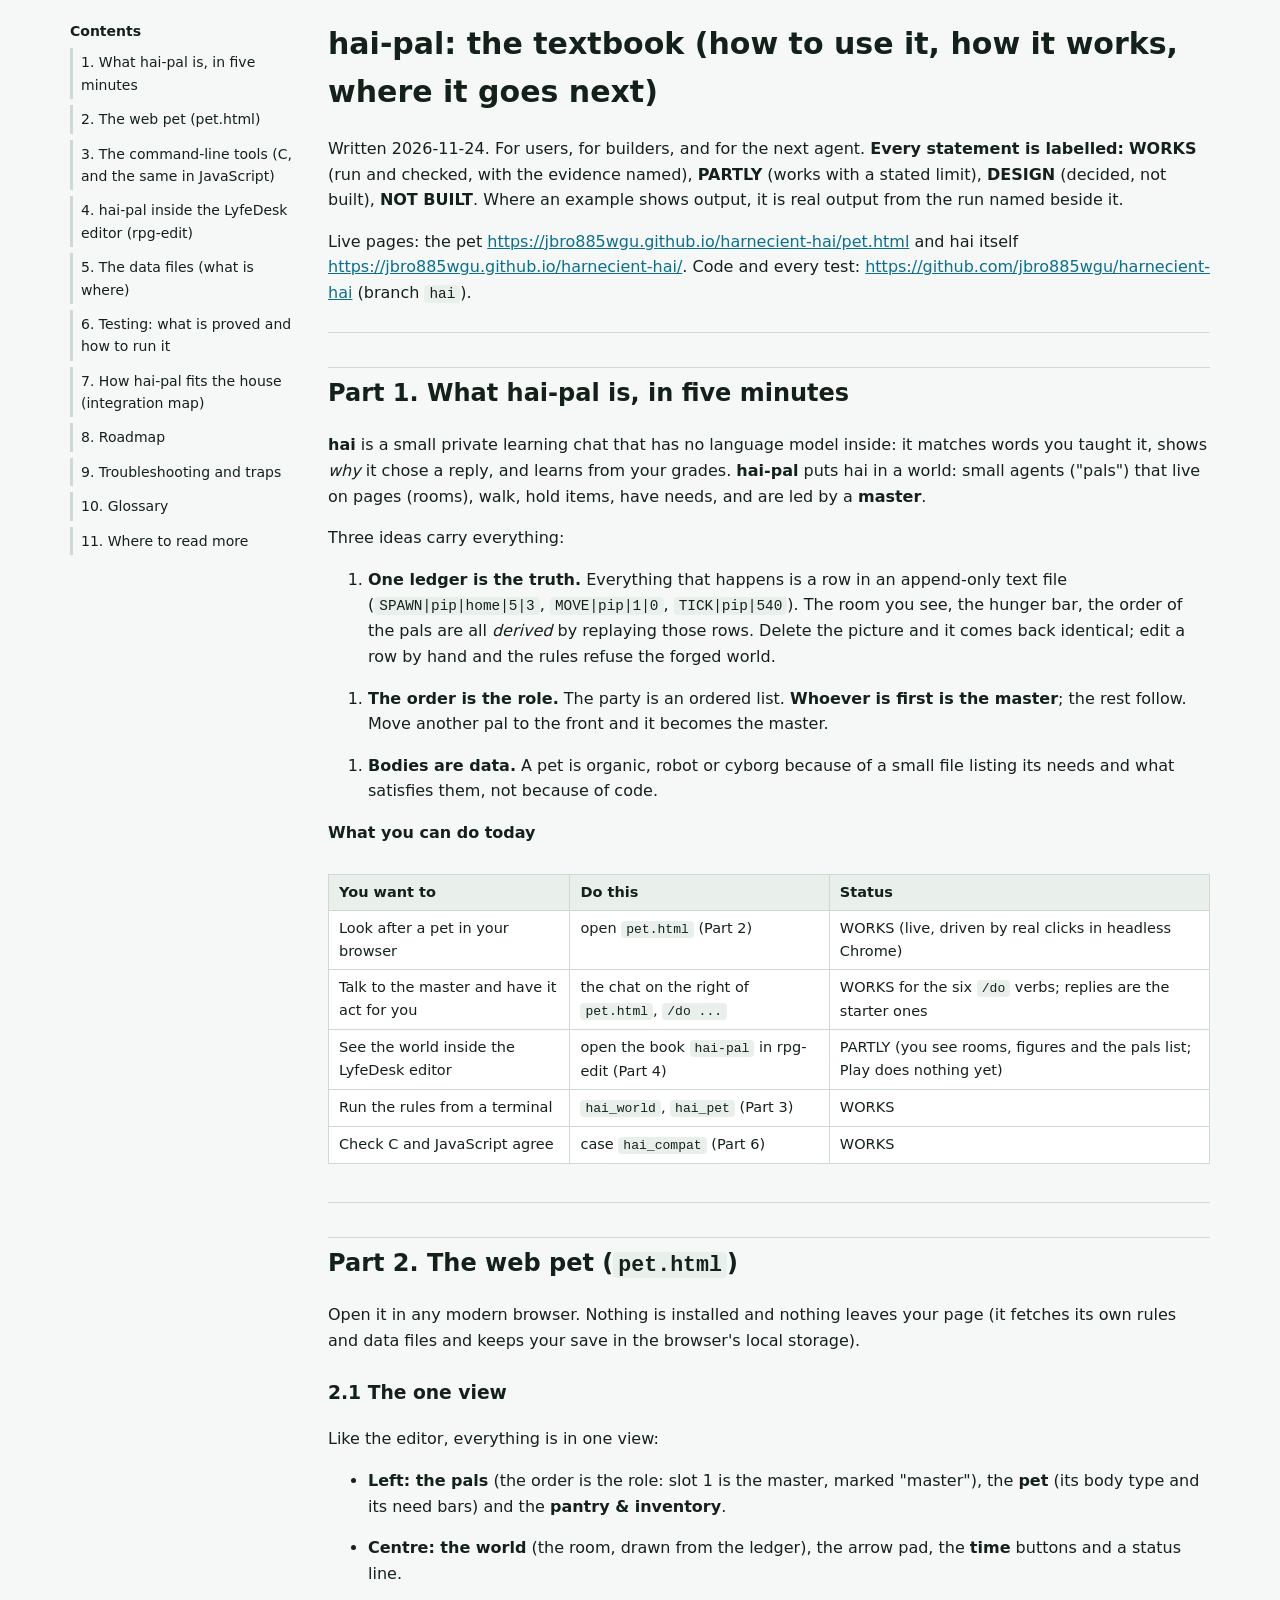
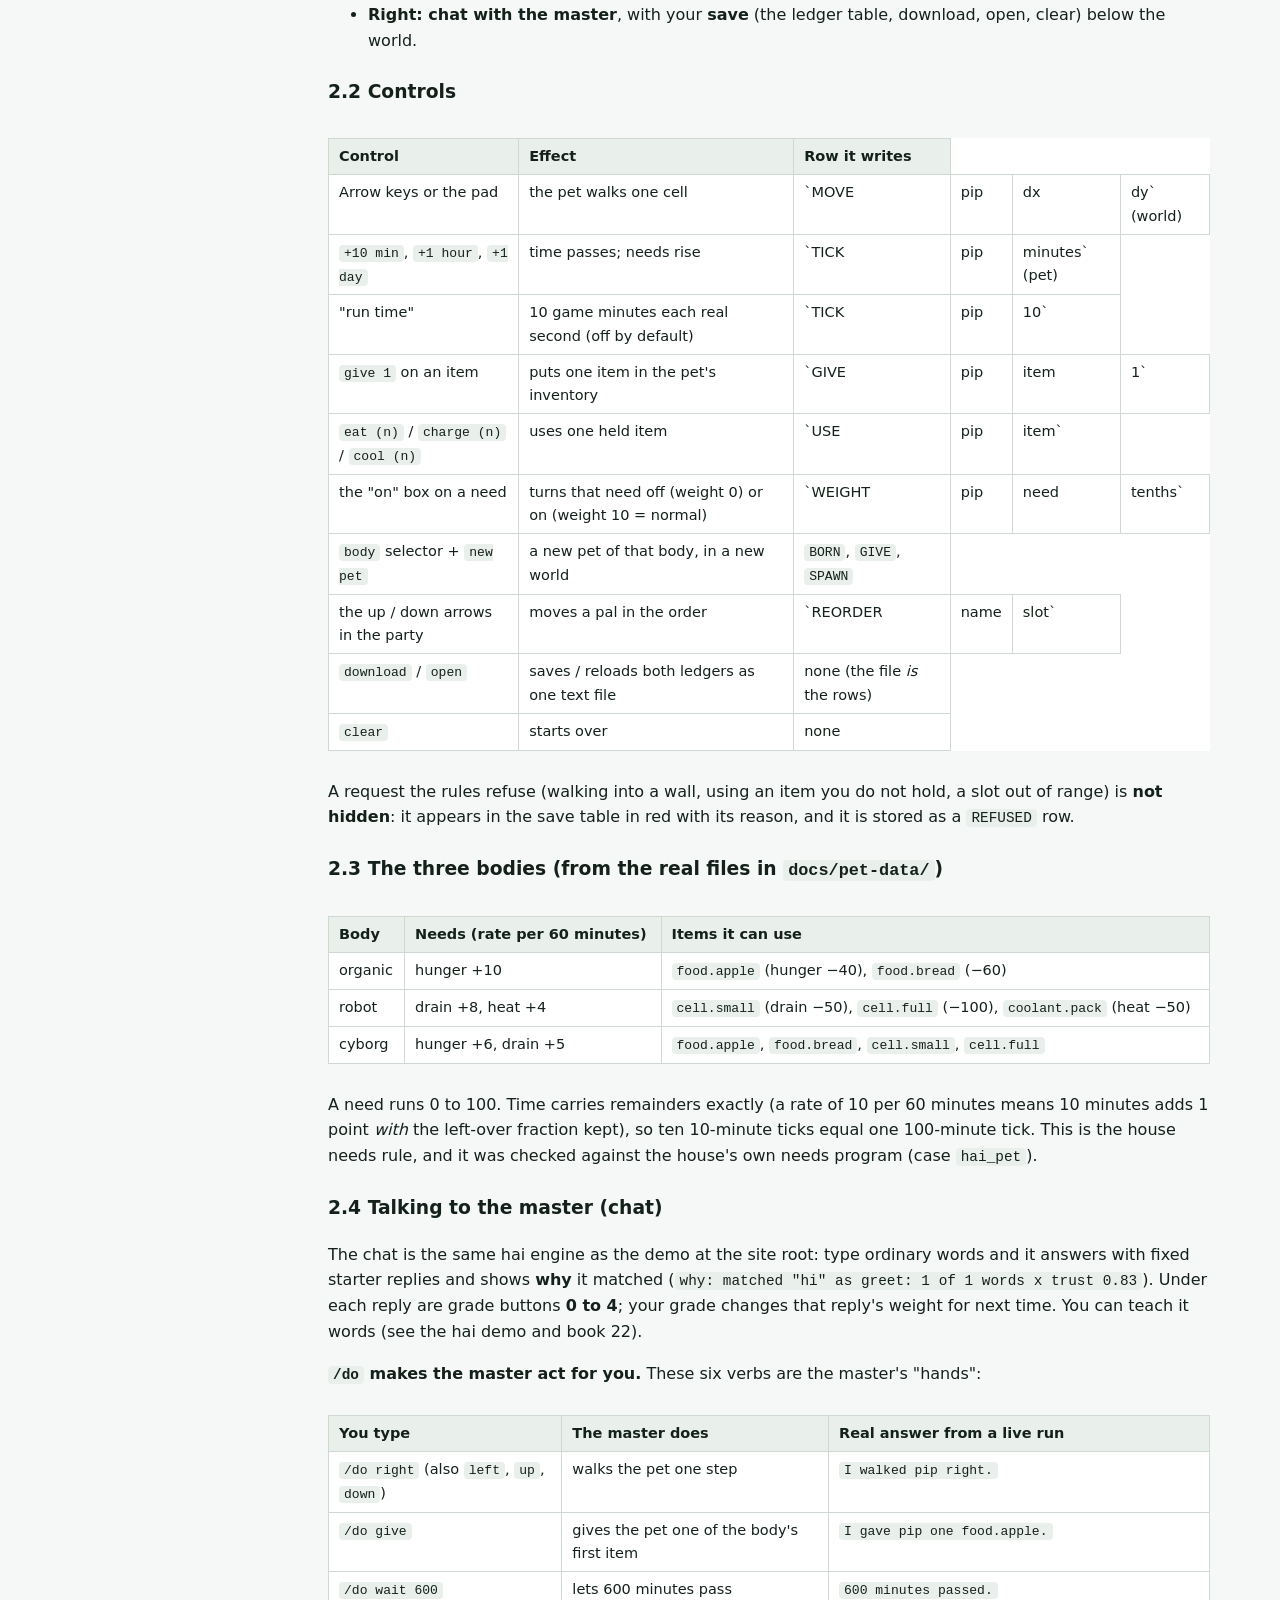
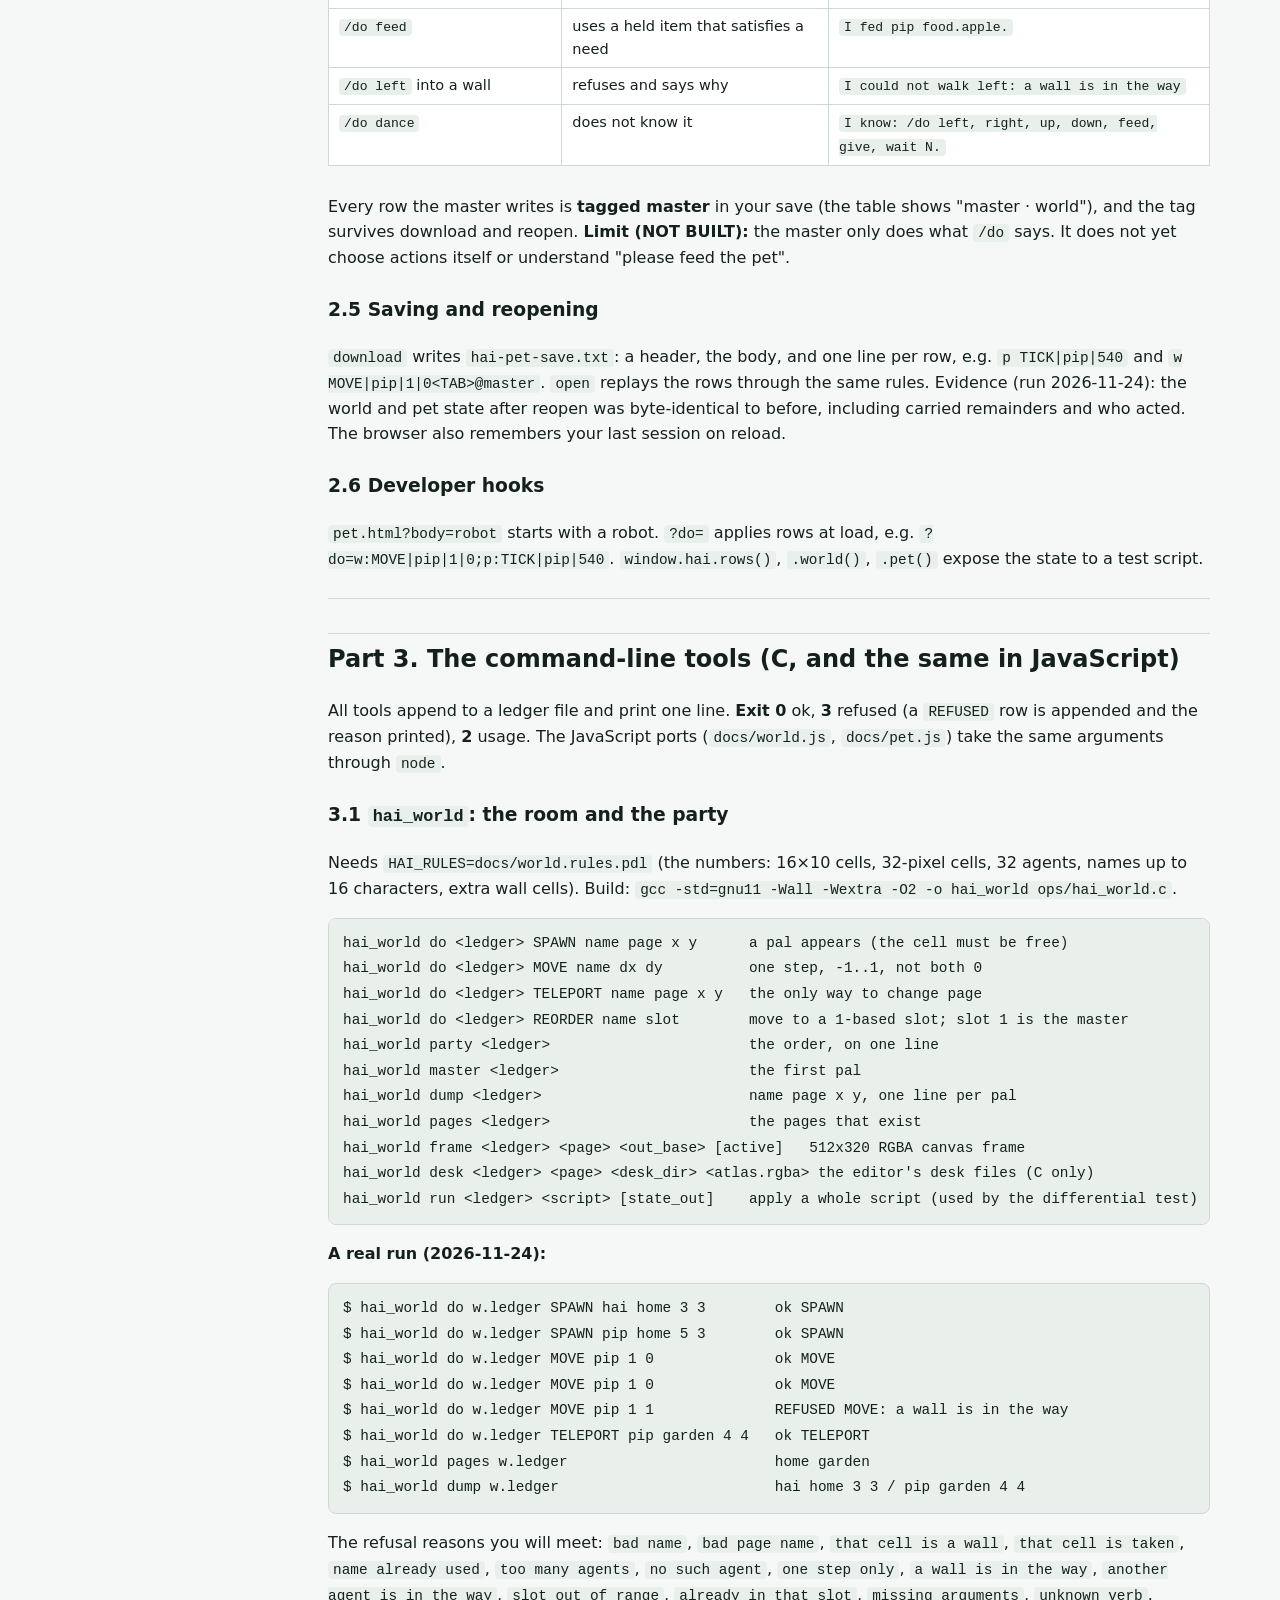
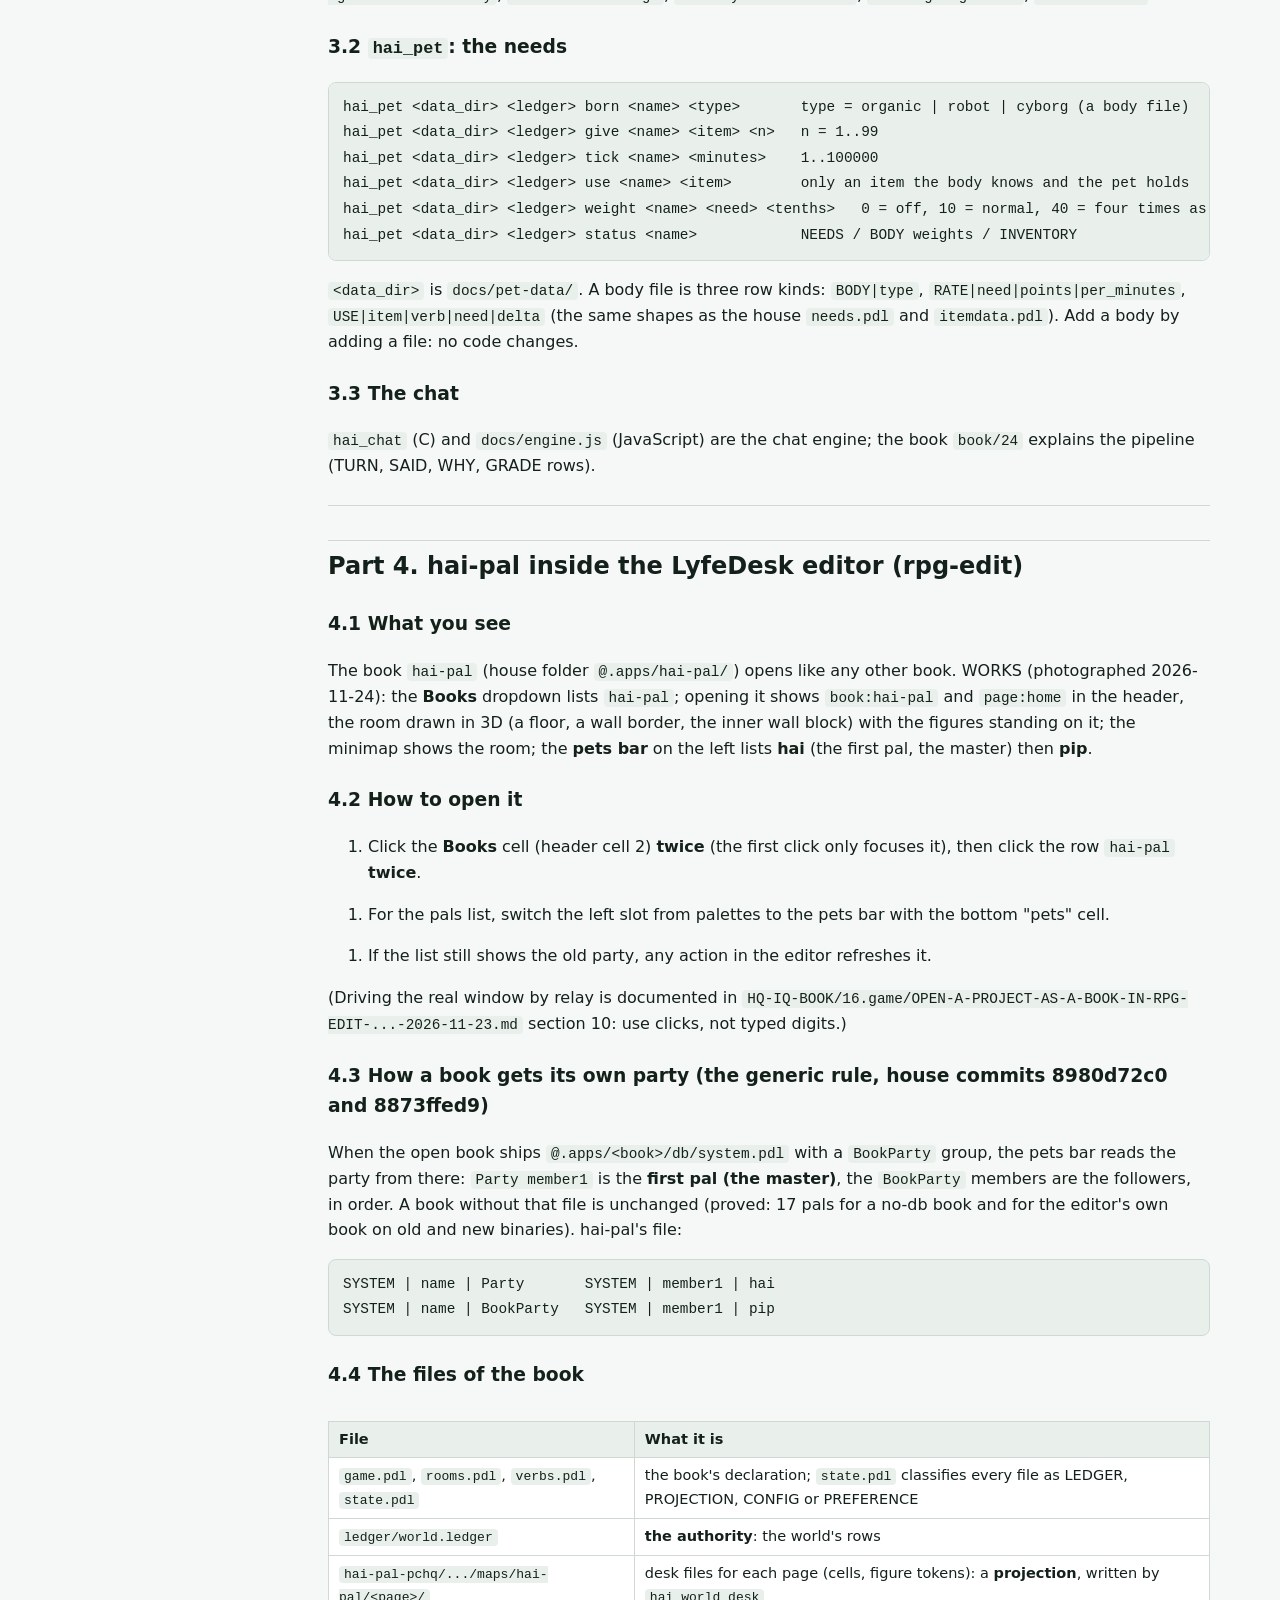
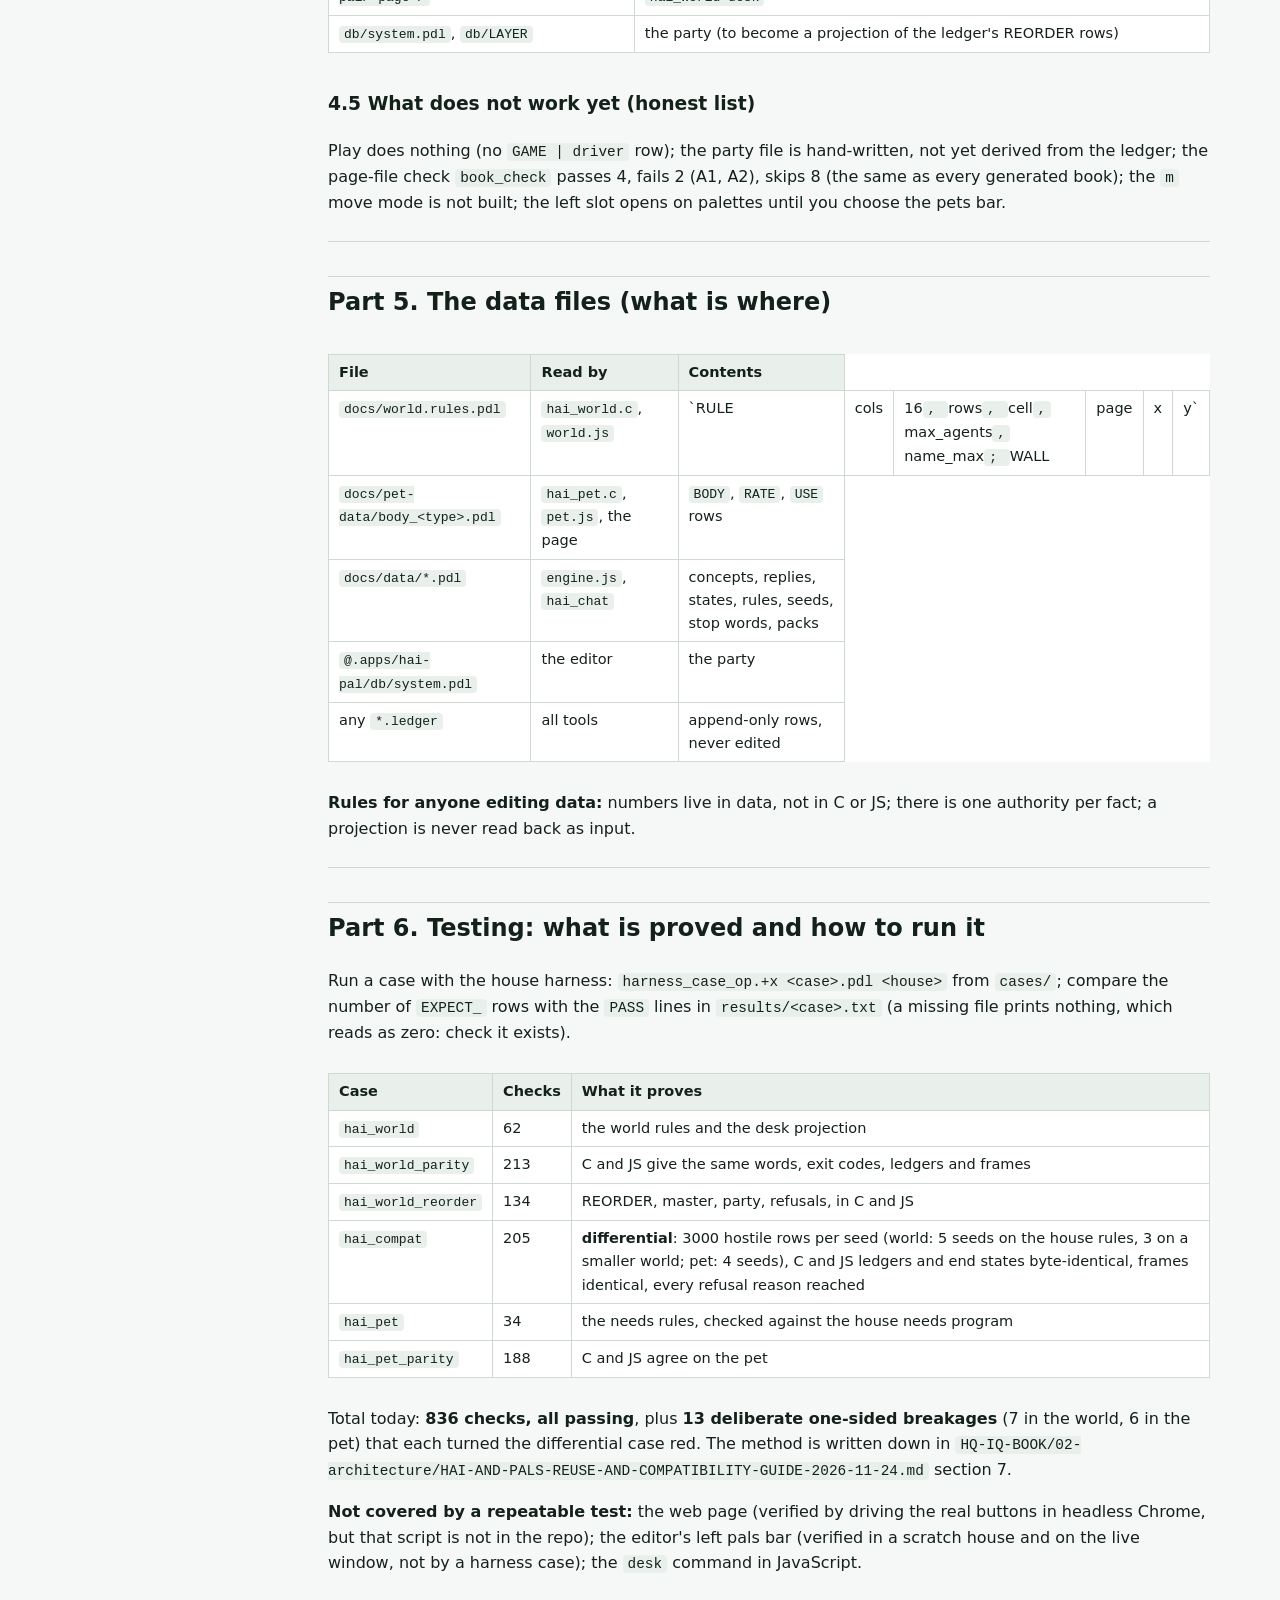
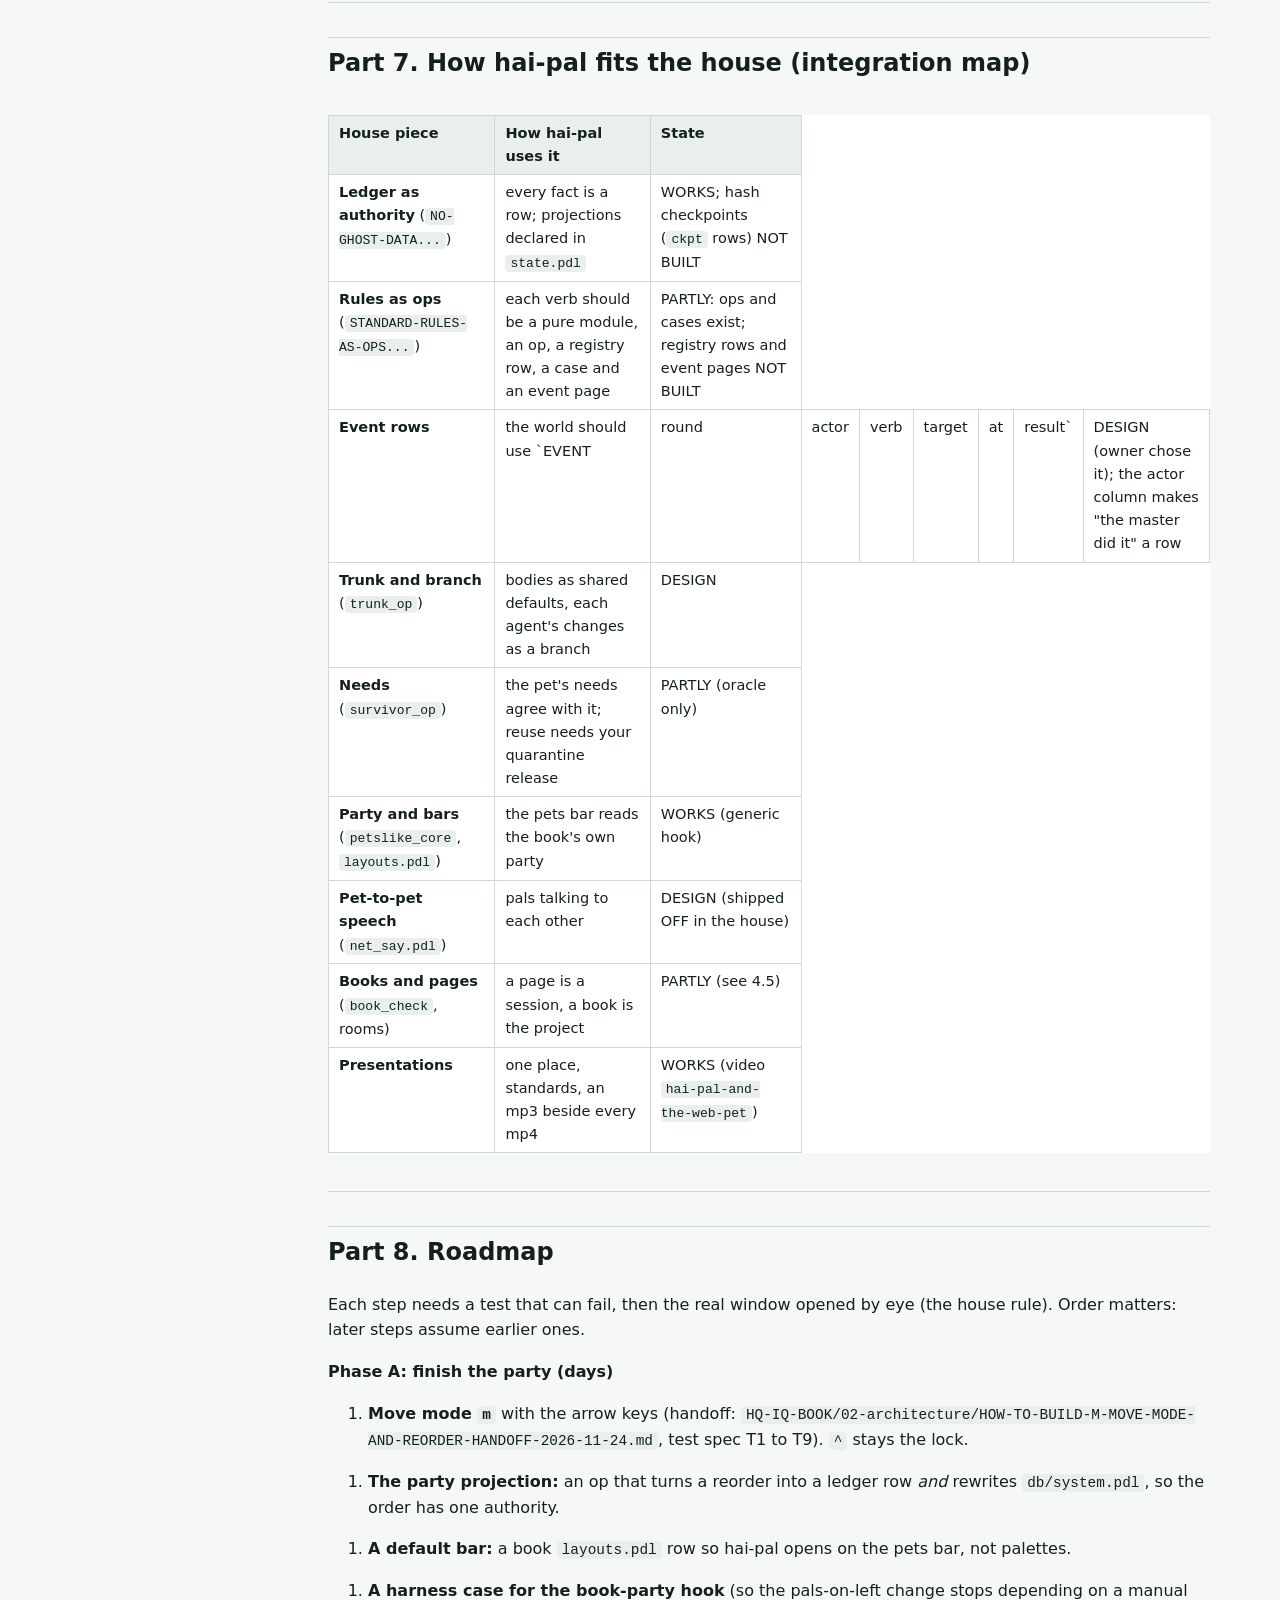
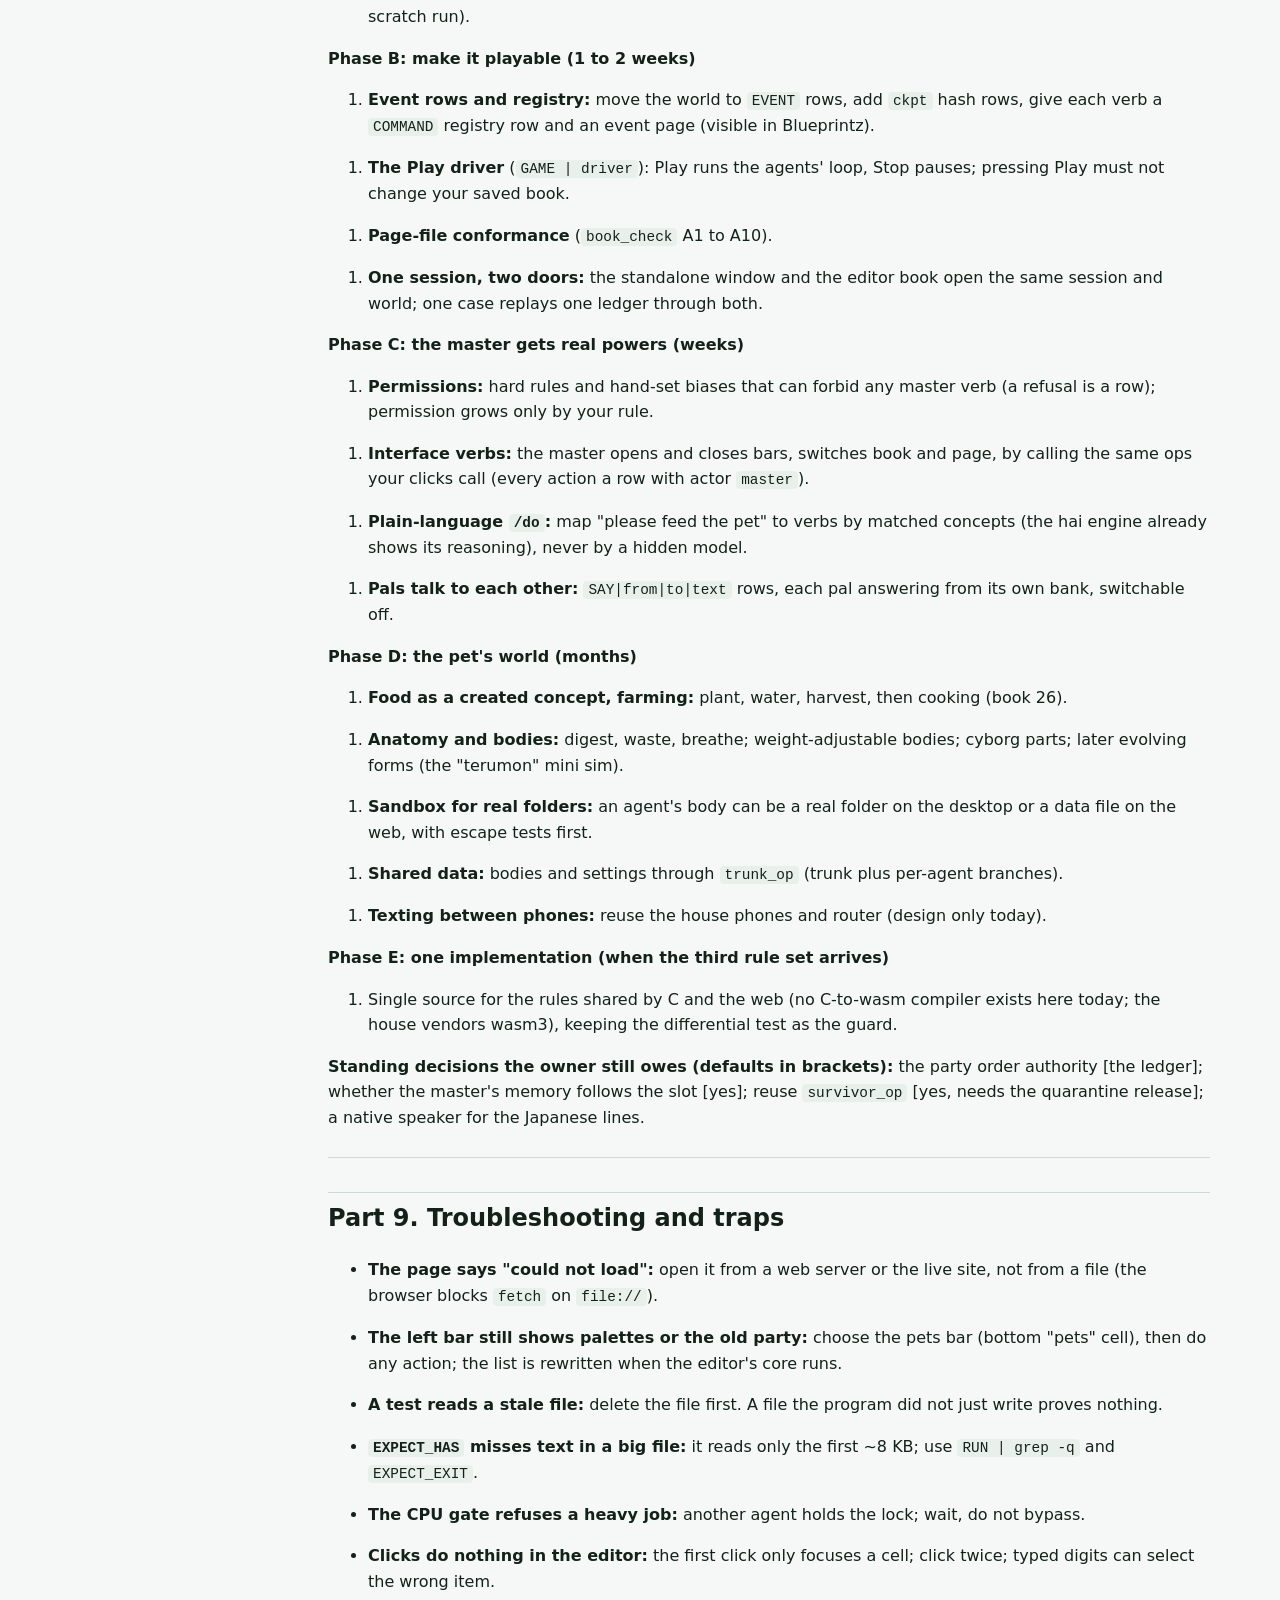
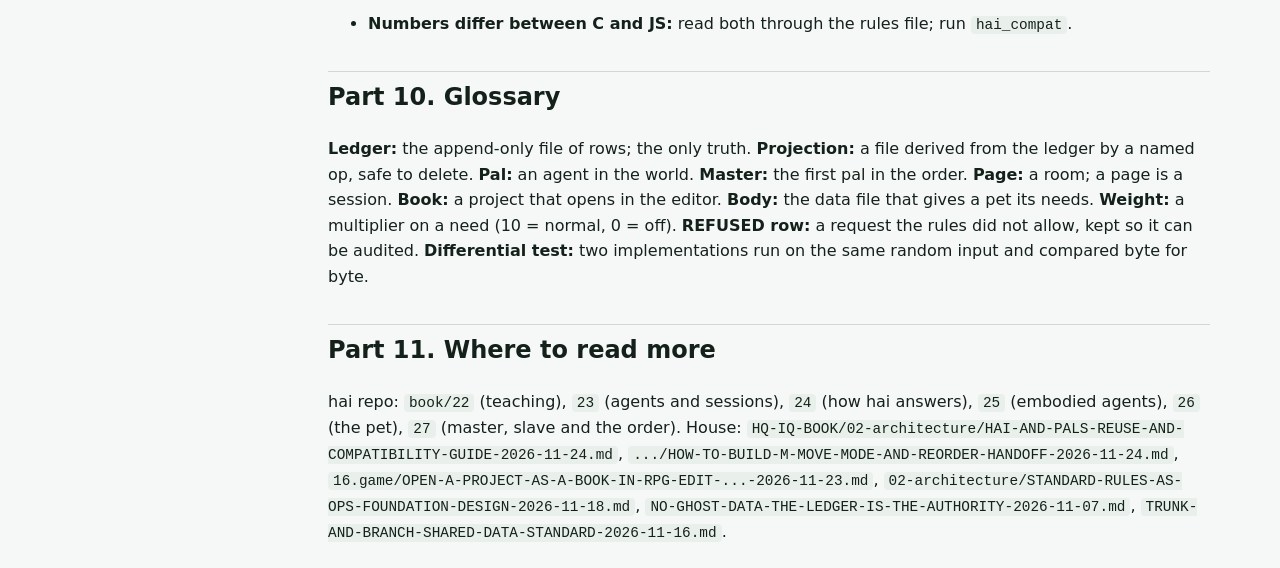
<file: docs/textbook.html>
<!DOCTYPE html><html lang="en"><head><meta charset="utf-8"><meta name="viewport" content="width=device-width,initial-scale=1"><title>hai-pal: the textbook</title><style>
:root{--bg:#f6f8f7;--fg:#14211a;--card:#fff;--line:#cfd9d2;--code:#e9f0ec;--acc:#0b6f8c}
@media (prefers-color-scheme:dark){:root{--bg:#0f1713;--fg:#e4f0e8;--card:#17231c;--line:#2b3d33;--code:#1d2b23;--acc:#7fd0e8}}
*{box-sizing:border-box}body{margin:0;background:var(--bg);color:var(--fg);font:16px/1.6 system-ui,sans-serif}
.wrap{display:grid;grid-template-columns:230px minmax(0,1fr);gap:28px;max-width:1180px;margin:0 auto;padding:20px}
nav{position:sticky;top:12px;align-self:start;display:flex;flex-direction:column;gap:6px;font-size:14px;max-height:92vh;overflow:auto}nav a{color:var(--fg);text-decoration:none;padding:3px 8px;border-left:3px solid var(--line)}nav a:hover{border-color:var(--acc);color:var(--acc)}
main{min-width:0}h1{font-size:30px;margin-top:0}h2{margin-top:34px;padding-top:6px;border-top:1px solid var(--line)}h3{margin-top:24px}
code{background:var(--code);padding:1px 5px;border-radius:4px;font-size:.9em}pre{background:var(--code);padding:12px 14px;border-radius:8px;overflow:auto;border:1px solid var(--line)}pre code{background:none;padding:0}
.tw{overflow:auto}table{border-collapse:collapse;width:100%;margin:12px 0;background:var(--card)}th,td{border:1px solid var(--line);padding:6px 10px;text-align:left;vertical-align:top;font-size:14.5px}th{background:var(--code)}
a{color:var(--acc)}hr{border:0;border-top:1px solid var(--line);margin:26px 0}
@media(max-width:820px){.wrap{grid-template-columns:1fr}nav{position:static;max-height:none}}
</style></head><body><div class="wrap"><nav aria-label="contents"><b>Contents</b><a href="#part-1-what-hai-pal-is-in-five-minutes">1. What hai-pal is, in five minutes</a><a href="#part-2-the-web-pet-pet-html">2. The web pet (pet.html)</a><a href="#part-3-the-command-line-tools-c-and-the-same-in-javascript">3. The command-line tools (C, and the same in JavaScript)</a><a href="#part-4-hai-pal-inside-the-lyfedesk-editor-rpg-edit">4. hai-pal inside the LyfeDesk editor (rpg-edit)</a><a href="#part-5-the-data-files-what-is-where">5. The data files (what is where)</a><a href="#part-6-testing-what-is-proved-and-how-to-run-it">6. Testing: what is proved and how to run it</a><a href="#part-7-how-hai-pal-fits-the-house-integration-map">7. How hai-pal fits the house (integration map)</a><a href="#part-8-roadmap">8. Roadmap</a><a href="#part-9-troubleshooting-and-traps">9. Troubleshooting and traps</a><a href="#part-10-glossary">10. Glossary</a><a href="#part-11-where-to-read-more">11. Where to read more</a></nav><main><h1 id="hai-pal-the-textbook-how-to-use-it-how-it-works-where-it-goes-next">hai-pal: the textbook (how to use it, how it works, where it goes next)</h1>

<p>Written 2026-11-24. For users, for builders, and for the next agent. <b>Every statement is labelled:</b> <b>WORKS</b> (run and checked, with the evidence named), <b>PARTLY</b> (works with a stated limit), <b>DESIGN</b> (decided, not built), <b>NOT BUILT</b>. Where an example shows output, it is real output from the run named beside it.</p>

<p>Live pages: the pet <a href="https://jbro885wgu.github.io/harnecient-hai/pet.html">https://jbro885wgu.github.io/harnecient-hai/pet.html</a> and hai itself <a href="https://jbro885wgu.github.io/harnecient-hai/">https://jbro885wgu.github.io/harnecient-hai/</a>. Code and every test: <a href="https://github.com/jbro885wgu/harnecient-hai">https://github.com/jbro885wgu/harnecient-hai</a> (branch <code>hai</code>).</p>

<hr>

<h2 id="part-1-what-hai-pal-is-in-five-minutes">Part 1. What hai-pal is, in five minutes</h2>

<p><b>hai</b> is a small private learning chat that has no language model inside: it matches words you taught it, shows <i>why</i> it chose a reply, and learns from your grades. <b>hai-pal</b> puts hai in a world: small agents ("pals") that live on pages (rooms), walk, hold items, have needs, and are led by a <b>master</b>.</p>

<p>Three ideas carry everything:</p>

<ol>
<li><b>One ledger is the truth.</b> Everything that happens is a row in an append-only text file (<code>SPAWN|pip|home|5|3</code>, <code>MOVE|pip|1|0</code>, <code>TICK|pip|540</code>). The room you see, the hunger bar, the order of the pals are all <i>derived</i> by replaying those rows. Delete the picture and it comes back identical; edit a row by hand and the rules refuse the forged world.</li>
</ol>
<ol>
<li><b>The order is the role.</b> The party is an ordered list. <b>Whoever is first is the master</b>; the rest follow. Move another pal to the front and it becomes the master.</li>
</ol>
<ol>
<li><b>Bodies are data.</b> A pet is organic, robot or cyborg because of a small file listing its needs and what satisfies them, not because of code.</li>
</ol>
<p><b>What you can do today</b></p>

<div class="tw"><table><tr><th>You want to</th><th>Do this</th><th>Status</th></tr><tr><td>Look after a pet in your browser</td><td>open <code>pet.html</code> (Part 2)</td><td>WORKS (live, driven by real clicks in headless Chrome)</td></tr><tr><td>Talk to the master and have it act for you</td><td>the chat on the right of <code>pet.html</code>, <code>/do ...</code></td><td>WORKS for the six <code>/do</code> verbs; replies are the starter ones</td></tr><tr><td>See the world inside the LyfeDesk editor</td><td>open the book <code>hai-pal</code> in rpg-edit (Part 4)</td><td>PARTLY (you see rooms, figures and the pals list; Play does nothing yet)</td></tr><tr><td>Run the rules from a terminal</td><td><code>hai_world</code>, <code>hai_pet</code> (Part 3)</td><td>WORKS</td></tr><tr><td>Check C and JavaScript agree</td><td>case <code>hai_compat</code> (Part 6)</td><td>WORKS</td></tr></table></div>

<hr>

<h2 id="part-2-the-web-pet-pet-html">Part 2. The web pet (<code>pet.html</code>)</h2>

<p>Open it in any modern browser. Nothing is installed and nothing leaves your page (it fetches its own rules and data files and keeps your save in the browser's local storage).</p>

<h3 id="2-1-the-one-view">2.1 The one view</h3>

<p>Like the editor, everything is in one view:</p>

<ul>
<li><b>Left: the pals</b> (the order is the role: slot 1 is the master, marked "master"), the <b>pet</b> (its body type and its need bars) and the <b>pantry &amp; inventory</b>.</li>
</ul>
<ul>
<li><b>Centre: the world</b> (the room, drawn from the ledger), the arrow pad, the <b>time</b> buttons and a status line.</li>
</ul>
<ul>
<li><b>Right: chat with the master</b>, with your <b>save</b> (the ledger table, download, open, clear) below the world.</li>
</ul>
<h3 id="2-2-controls">2.2 Controls</h3>

<div class="tw"><table><tr><th>Control</th><th>Effect</th><th>Row it writes</th></tr><tr><td>Arrow keys or the pad</td><td>the pet walks one cell</td><td>`MOVE</td><td>pip</td><td>dx</td><td>dy` (world)</td></tr><tr><td><code>+10 min</code>, <code>+1 hour</code>, <code>+1 day</code></td><td>time passes; needs rise</td><td>`TICK</td><td>pip</td><td>minutes` (pet)</td></tr><tr><td>"run time"</td><td>10 game minutes each real second (off by default)</td><td>`TICK</td><td>pip</td><td>10`</td></tr><tr><td><code>give 1</code> on an item</td><td>puts one item in the pet's inventory</td><td>`GIVE</td><td>pip</td><td>item</td><td>1`</td></tr><tr><td><code>eat (n)</code> / <code>charge (n)</code> / <code>cool (n)</code></td><td>uses one held item</td><td>`USE</td><td>pip</td><td>item`</td></tr><tr><td>the "on" box on a need</td><td>turns that need off (weight 0) or on (weight 10 = normal)</td><td>`WEIGHT</td><td>pip</td><td>need</td><td>tenths`</td></tr><tr><td><code>body</code> selector + <code>new pet</code></td><td>a new pet of that body, in a new world</td><td><code>BORN</code>, <code>GIVE</code>, <code>SPAWN</code></td></tr><tr><td>the up / down arrows in the party</td><td>moves a pal in the order</td><td>`REORDER</td><td>name</td><td>slot`</td></tr><tr><td><code>download</code> / <code>open</code></td><td>saves / reloads both ledgers as one text file</td><td>none (the file <i>is</i> the rows)</td></tr><tr><td><code>clear</code></td><td>starts over</td><td>none</td></tr></table></div>

<p>A request the rules refuse (walking into a wall, using an item you do not hold, a slot out of range) is <b>not hidden</b>: it appears in the save table in red with its reason, and it is stored as a <code>REFUSED</code> row.</p>

<h3 id="2-3-the-three-bodies-from-the-real-files-in-docs-pet-data">2.3 The three bodies (from the real files in <code>docs/pet-data/</code>)</h3>

<div class="tw"><table><tr><th>Body</th><th>Needs (rate per 60 minutes)</th><th>Items it can use</th></tr><tr><td>organic</td><td>hunger +10</td><td><code>food.apple</code> (hunger −40), <code>food.bread</code> (−60)</td></tr><tr><td>robot</td><td>drain +8, heat +4</td><td><code>cell.small</code> (drain −50), <code>cell.full</code> (−100), <code>coolant.pack</code> (heat −50)</td></tr><tr><td>cyborg</td><td>hunger +6, drain +5</td><td><code>food.apple</code>, <code>food.bread</code>, <code>cell.small</code>, <code>cell.full</code></td></tr></table></div>

<p>A need runs 0 to 100. Time carries remainders exactly (a rate of 10 per 60 minutes means 10 minutes adds 1 point <i>with</i> the left-over fraction kept), so ten 10-minute ticks equal one 100-minute tick. This is the house needs rule, and it was checked against the house's own needs program (case <code>hai_pet</code>).</p>

<h3 id="2-4-talking-to-the-master-chat">2.4 Talking to the master (chat)</h3>

<p>The chat is the same hai engine as the demo at the site root: type ordinary words and it answers with fixed starter replies and shows <b>why</b> it matched (<code>why: matched "hi" as greet: 1 of 1 words x trust 0.83</code>). Under each reply are grade buttons <b>0 to 4</b>; your grade changes that reply's weight for next time. You can teach it words (see the hai demo and book 22).</p>

<p><b><code>/do</code> makes the master act for you.</b> These six verbs are the master's "hands":</p>

<div class="tw"><table><tr><th>You type</th><th>The master does</th><th>Real answer from a live run</th></tr><tr><td><code>/do right</code> (also <code>left</code>, <code>up</code>, <code>down</code>)</td><td>walks the pet one step</td><td><code>I walked pip right.</code></td></tr><tr><td><code>/do give</code></td><td>gives the pet one of the body's first item</td><td><code>I gave pip one food.apple.</code></td></tr><tr><td><code>/do wait 600</code></td><td>lets 600 minutes pass</td><td><code>600 minutes passed.</code></td></tr><tr><td><code>/do feed</code></td><td>uses a held item that satisfies a need</td><td><code>I fed pip food.apple.</code></td></tr><tr><td><code>/do left</code> into a wall</td><td>refuses and says why</td><td><code>I could not walk left: a wall is in the way</code></td></tr><tr><td><code>/do dance</code></td><td>does not know it</td><td><code>I know: /do left, right, up, down, feed, give, wait N.</code></td></tr></table></div>

<p>Every row the master writes is <b>tagged master</b> in your save (the table shows "master · world"), and the tag survives download and reopen. <b>Limit (NOT BUILT):</b> the master only does what <code>/do</code> says. It does not yet choose actions itself or understand "please feed the pet".</p>

<h3 id="2-5-saving-and-reopening">2.5 Saving and reopening</h3>

<p><code>download</code> writes <code>hai-pet-save.txt</code>: a header, the body, and one line per row, e.g. <code>p TICK|pip|540</code> and <code>w MOVE|pip|1|0&lt;TAB&gt;@master</code>. <code>open</code> replays the rows through the same rules. Evidence (run 2026-11-24): the world and pet state after reopen was byte-identical to before, including carried remainders and who acted. The browser also remembers your last session on reload.</p>

<h3 id="2-6-developer-hooks">2.6 Developer hooks</h3>

<p><code>pet.html?body=robot</code> starts with a robot. <code>?do=</code> applies rows at load, e.g. <code>?do=w:MOVE|pip|1|0;p:TICK|pip|540</code>. <code>window.hai.rows()</code>, <code>.world()</code>, <code>.pet()</code> expose the state to a test script.</p>

<hr>

<h2 id="part-3-the-command-line-tools-c-and-the-same-in-javascript">Part 3. The command-line tools (C, and the same in JavaScript)</h2>

<p>All tools append to a ledger file and print one line. <b>Exit 0</b> ok, <b>3</b> refused (a <code>REFUSED</code> row is appended and the reason printed), <b>2</b> usage. The JavaScript ports (<code>docs/world.js</code>, <code>docs/pet.js</code>) take the same arguments through <code>node</code>.</p>

<h3 id="3-1-hai-world-the-room-and-the-party">3.1 <code>hai_world</code>: the room and the party</h3>

<p>Needs <code>HAI_RULES=docs/world.rules.pdl</code> (the numbers: 16×10 cells, 32-pixel cells, 32 agents, names up to 16 characters, extra wall cells). Build: <code>gcc -std=gnu11 -Wall -Wextra -O2 -o hai_world ops/hai_world.c</code>.</p>

<pre><code>hai_world do &lt;ledger&gt; SPAWN name page x y      a pal appears (the cell must be free)
hai_world do &lt;ledger&gt; MOVE name dx dy          one step, -1..1, not both 0
hai_world do &lt;ledger&gt; TELEPORT name page x y   the only way to change page
hai_world do &lt;ledger&gt; REORDER name slot        move to a 1-based slot; slot 1 is the master
hai_world party &lt;ledger&gt;                       the order, on one line
hai_world master &lt;ledger&gt;                      the first pal
hai_world dump &lt;ledger&gt;                        name page x y, one line per pal
hai_world pages &lt;ledger&gt;                       the pages that exist
hai_world frame &lt;ledger&gt; &lt;page&gt; &lt;out_base&gt; [active]   512x320 RGBA canvas frame
hai_world desk &lt;ledger&gt; &lt;page&gt; &lt;desk_dir&gt; &lt;atlas.rgba&gt; the editor's desk files (C only)
hai_world run &lt;ledger&gt; &lt;script&gt; [state_out]    apply a whole script (used by the differential test)</code></pre>

<p><b>A real run (2026-11-24):</b></p>

<pre><code>$ hai_world do w.ledger SPAWN hai home 3 3        ok SPAWN
$ hai_world do w.ledger SPAWN pip home 5 3        ok SPAWN
$ hai_world do w.ledger MOVE pip 1 0              ok MOVE
$ hai_world do w.ledger MOVE pip 1 0              ok MOVE
$ hai_world do w.ledger MOVE pip 1 1              REFUSED MOVE: a wall is in the way
$ hai_world do w.ledger TELEPORT pip garden 4 4   ok TELEPORT
$ hai_world pages w.ledger                        home garden
$ hai_world dump w.ledger                         hai home 3 3 / pip garden 4 4</code></pre>

<p>The refusal reasons you will meet: <code>bad name</code>, <code>bad page name</code>, <code>that cell is a wall</code>, <code>that cell is taken</code>, <code>name already used</code>, <code>too many agents</code>, <code>no such agent</code>, <code>one step only</code>, <code>a wall is in the way</code>, <code>another agent is in the way</code>, <code>slot out of range</code>, <code>already in that slot</code>, <code>missing arguments</code>, <code>unknown verb</code>.</p>

<h3 id="3-2-hai-pet-the-needs">3.2 <code>hai_pet</code>: the needs</h3>

<pre><code>hai_pet &lt;data_dir&gt; &lt;ledger&gt; born &lt;name&gt; &lt;type&gt;       type = organic | robot | cyborg (a body file)
hai_pet &lt;data_dir&gt; &lt;ledger&gt; give &lt;name&gt; &lt;item&gt; &lt;n&gt;   n = 1..99
hai_pet &lt;data_dir&gt; &lt;ledger&gt; tick &lt;name&gt; &lt;minutes&gt;    1..100000
hai_pet &lt;data_dir&gt; &lt;ledger&gt; use &lt;name&gt; &lt;item&gt;        only an item the body knows and the pet holds
hai_pet &lt;data_dir&gt; &lt;ledger&gt; weight &lt;name&gt; &lt;need&gt; &lt;tenths&gt;   0 = off, 10 = normal, 40 = four times as fast
hai_pet &lt;data_dir&gt; &lt;ledger&gt; status &lt;name&gt;            NEEDS / BODY weights / INVENTORY</code></pre>

<p><code>&lt;data_dir&gt;</code> is <code>docs/pet-data/</code>. A body file is three row kinds: <code>BODY|type</code>, <code>RATE|need|points|per_minutes</code>, <code>USE|item|verb|need|delta</code> (the same shapes as the house <code>needs.pdl</code> and <code>itemdata.pdl</code>). Add a body by adding a file: no code changes.</p>

<h3 id="3-3-the-chat">3.3 The chat</h3>

<p><code>hai_chat</code> (C) and <code>docs/engine.js</code> (JavaScript) are the chat engine; the book <code>book/24</code> explains the pipeline (TURN, SAID, WHY, GRADE rows).</p>

<hr>

<h2 id="part-4-hai-pal-inside-the-lyfedesk-editor-rpg-edit">Part 4. hai-pal inside the LyfeDesk editor (rpg-edit)</h2>

<h3 id="4-1-what-you-see">4.1 What you see</h3>

<p>The book <code>hai-pal</code> (house folder <code>@.apps/hai-pal/</code>) opens like any other book. WORKS (photographed 2026-11-24): the <b>Books</b> dropdown lists <code>hai-pal</code>; opening it shows <code>book:hai-pal</code> and <code>page:home</code> in the header, the room drawn in 3D (a floor, a wall border, the inner wall block) with the figures standing on it; the minimap shows the room; the <b>pets bar</b> on the left lists <b>hai</b> (the first pal, the master) then <b>pip</b>.</p>

<h3 id="4-2-how-to-open-it">4.2 How to open it</h3>

<ol>
<li>Click the <b>Books</b> cell (header cell 2) <b>twice</b> (the first click only focuses it), then click the row <code>hai-pal</code> <b>twice</b>.</li>
</ol>
<ol>
<li>For the pals list, switch the left slot from palettes to the pets bar with the bottom "pets" cell.</li>
</ol>
<ol>
<li>If the list still shows the old party, any action in the editor refreshes it.</li>
</ol>
<p>(Driving the real window by relay is documented in <code>HQ-IQ-BOOK/16.game/OPEN-A-PROJECT-AS-A-BOOK-IN-RPG-EDIT-...-2026-11-23.md</code> section 10: use clicks, not typed digits.)</p>

<h3 id="4-3-how-a-book-gets-its-own-party-the-generic-rule-house-commits-8980d72c0-and-8873ffed9">4.3 How a book gets its own party (the generic rule, house commits 8980d72c0 and 8873ffed9)</h3>

<p>When the open book ships <code>@.apps/&lt;book&gt;/db/system.pdl</code> with a <code>BookParty</code> group, the pets bar reads the party from there: <code>Party member1</code> is the <b>first pal (the master)</b>, the <code>BookParty</code> members are the followers, in order. A book without that file is unchanged (proved: 17 pals for a no-db book and for the editor's own book on old and new binaries). hai-pal's file:</p>

<pre><code>SYSTEM | name | Party       SYSTEM | member1 | hai
SYSTEM | name | BookParty   SYSTEM | member1 | pip</code></pre>

<h3 id="4-4-the-files-of-the-book">4.4 The files of the book</h3>

<div class="tw"><table><tr><th>File</th><th>What it is</th></tr><tr><td><code>game.pdl</code>, <code>rooms.pdl</code>, <code>verbs.pdl</code>, <code>state.pdl</code></td><td>the book's declaration; <code>state.pdl</code> classifies every file as LEDGER, PROJECTION, CONFIG or PREFERENCE</td></tr><tr><td><code>ledger/world.ledger</code></td><td><b>the authority</b>: the world's rows</td></tr><tr><td><code>hai-pal-pchq/.../maps/hai-pal/&lt;page&gt;/</code></td><td>desk files for each page (cells, figure tokens): a <b>projection</b>, written by <code>hai_world desk</code></td></tr><tr><td><code>db/system.pdl</code>, <code>db/LAYER</code></td><td>the party (to become a projection of the ledger's REORDER rows)</td></tr></table></div>

<h3 id="4-5-what-does-not-work-yet-honest-list">4.5 What does not work yet (honest list)</h3>

<p>Play does nothing (no <code>GAME | driver</code> row); the party file is hand-written, not yet derived from the ledger; the page-file check <code>book_check</code> passes 4, fails 2 (A1, A2), skips 8 (the same as every generated book); the <code>m</code> move mode is not built; the left slot opens on palettes until you choose the pets bar.</p>

<hr>

<h2 id="part-5-the-data-files-what-is-where">Part 5. The data files (what is where)</h2>

<div class="tw"><table><tr><th>File</th><th>Read by</th><th>Contents</th></tr><tr><td><code>docs/world.rules.pdl</code></td><td><code>hai_world.c</code>, <code>world.js</code></td><td>`RULE</td><td>cols</td><td>16<code>, </code>rows<code>, </code>cell<code>, </code>max_agents<code>, </code>name_max<code>; </code>WALL</td><td>page</td><td>x</td><td>y`</td></tr><tr><td><code>docs/pet-data/body_&lt;type&gt;.pdl</code></td><td><code>hai_pet.c</code>, <code>pet.js</code>, the page</td><td><code>BODY</code>, <code>RATE</code>, <code>USE</code> rows</td></tr><tr><td><code>docs/data/*.pdl</code></td><td><code>engine.js</code>, <code>hai_chat</code></td><td>concepts, replies, states, rules, seeds, stop words, packs</td></tr><tr><td><code>@.apps/hai-pal/db/system.pdl</code></td><td>the editor</td><td>the party</td></tr><tr><td>any <code>*.ledger</code></td><td>all tools</td><td>append-only rows, never edited</td></tr></table></div>

<p><b>Rules for anyone editing data:</b> numbers live in data, not in C or JS; there is one authority per fact; a projection is never read back as input.</p>

<hr>

<h2 id="part-6-testing-what-is-proved-and-how-to-run-it">Part 6. Testing: what is proved and how to run it</h2>

<p>Run a case with the house harness: <code>harness_case_op.+x &lt;case&gt;.pdl &lt;house&gt;</code> from <code>cases/</code>; compare the number of <code>EXPECT_</code> rows with the <code>PASS</code> lines in <code>results/&lt;case&gt;.txt</code> (a missing file prints nothing, which reads as zero: check it exists).</p>

<div class="tw"><table><tr><th>Case</th><th>Checks</th><th>What it proves</th></tr><tr><td><code>hai_world</code></td><td>62</td><td>the world rules and the desk projection</td></tr><tr><td><code>hai_world_parity</code></td><td>213</td><td>C and JS give the same words, exit codes, ledgers and frames</td></tr><tr><td><code>hai_world_reorder</code></td><td>134</td><td>REORDER, master, party, refusals, in C and JS</td></tr><tr><td><code>hai_compat</code></td><td>205</td><td><b>differential</b>: 3000 hostile rows per seed (world: 5 seeds on the house rules, 3 on a smaller world; pet: 4 seeds), C and JS ledgers and end states byte-identical, frames identical, every refusal reason reached</td></tr><tr><td><code>hai_pet</code></td><td>34</td><td>the needs rules, checked against the house needs program</td></tr><tr><td><code>hai_pet_parity</code></td><td>188</td><td>C and JS agree on the pet</td></tr></table></div>

<p>Total today: <b>836 checks, all passing</b>, plus <b>13 deliberate one-sided breakages</b> (7 in the world, 6 in the pet) that each turned the differential case red. The method is written down in <code>HQ-IQ-BOOK/02-architecture/HAI-AND-PALS-REUSE-AND-COMPATIBILITY-GUIDE-2026-11-24.md</code> section 7.</p>

<p><b>Not covered by a repeatable test:</b> the web page (verified by driving the real buttons in headless Chrome, but that script is not in the repo); the editor's left pals bar (verified in a scratch house and on the live window, not by a harness case); the <code>desk</code> command in JavaScript.</p>

<hr>

<h2 id="part-7-how-hai-pal-fits-the-house-integration-map">Part 7. How hai-pal fits the house (integration map)</h2>

<div class="tw"><table><tr><th>House piece</th><th>How hai-pal uses it</th><th>State</th></tr><tr><td><b>Ledger as authority</b> (<code>NO-GHOST-DATA...</code>)</td><td>every fact is a row; projections declared in <code>state.pdl</code></td><td>WORKS; hash checkpoints (<code>ckpt</code> rows) NOT BUILT</td></tr><tr><td><b>Rules as ops</b> (<code>STANDARD-RULES-AS-OPS...</code>)</td><td>each verb should be a pure module, an op, a registry row, a case and an event page</td><td>PARTLY: ops and cases exist; registry rows and event pages NOT BUILT</td></tr><tr><td><b>Event rows</b></td><td>the world should use `EVENT</td><td>round</td><td>actor</td><td>verb</td><td>target</td><td>at</td><td>result`</td><td>DESIGN (owner chose it); the actor column makes "the master did it" a row</td></tr><tr><td><b>Trunk and branch</b> (<code>trunk_op</code>)</td><td>bodies as shared defaults, each agent's changes as a branch</td><td>DESIGN</td></tr><tr><td><b>Needs</b> (<code>survivor_op</code>)</td><td>the pet's needs agree with it; reuse needs your quarantine release</td><td>PARTLY (oracle only)</td></tr><tr><td><b>Party and bars</b> (<code>petslike_core</code>, <code>layouts.pdl</code>)</td><td>the pets bar reads the book's own party</td><td>WORKS (generic hook)</td></tr><tr><td><b>Pet-to-pet speech</b> (<code>net_say.pdl</code>)</td><td>pals talking to each other</td><td>DESIGN (shipped OFF in the house)</td></tr><tr><td><b>Books and pages</b> (<code>book_check</code>, rooms)</td><td>a page is a session, a book is the project</td><td>PARTLY (see 4.5)</td></tr><tr><td><b>Presentations</b></td><td>one place, standards, an mp3 beside every mp4</td><td>WORKS (video <code>hai-pal-and-the-web-pet</code>)</td></tr></table></div>

<hr>

<h2 id="part-8-roadmap">Part 8. Roadmap</h2>

<p>Each step needs a test that can fail, then the real window opened by eye (the house rule). Order matters: later steps assume earlier ones.</p>

<p><b>Phase A: finish the party (days)</b></p>
<ol>
<li><b>Move mode <code>m</code></b> with the arrow keys (handoff: <code>HQ-IQ-BOOK/02-architecture/HOW-TO-BUILD-M-MOVE-MODE-AND-REORDER-HANDOFF-2026-11-24.md</code>, test spec T1 to T9). <code>^</code> stays the lock.</li>
</ol>
<ol>
<li><b>The party projection:</b> an op that turns a reorder into a ledger row <i>and</i> rewrites <code>db/system.pdl</code>, so the order has one authority.</li>
</ol>
<ol>
<li><b>A default bar:</b> a book <code>layouts.pdl</code> row so hai-pal opens on the pets bar, not palettes.</li>
</ol>
<ol>
<li><b>A harness case for the book-party hook</b> (so the pals-on-left change stops depending on a manual scratch run).</li>
</ol>
<p><b>Phase B: make it playable (1 to 2 weeks)</b></p>
<ol>
<li><b>Event rows and registry:</b> move the world to <code>EVENT</code> rows, add <code>ckpt</code> hash rows, give each verb a <code>COMMAND</code> registry row and an event page (visible in Blueprintz).</li>
</ol>
<ol>
<li><b>The Play driver</b> (<code>GAME | driver</code>): Play runs the agents' loop, Stop pauses; pressing Play must not change your saved book.</li>
</ol>
<ol>
<li><b>Page-file conformance</b> (<code>book_check</code> A1 to A10).</li>
</ol>
<ol>
<li><b>One session, two doors:</b> the standalone window and the editor book open the same session and world; one case replays one ledger through both.</li>
</ol>
<p><b>Phase C: the master gets real powers (weeks)</b></p>
<ol>
<li><b>Permissions:</b> hard rules and hand-set biases that can forbid any master verb (a refusal is a row); permission grows only by your rule.</li>
</ol>
<ol>
<li><b>Interface verbs:</b> the master opens and closes bars, switches book and page, by calling the same ops your clicks call (every action a row with actor <code>master</code>).</li>
</ol>
<ol>
<li><b>Plain-language <code>/do</code>:</b> map "please feed the pet" to verbs by matched concepts (the hai engine already shows its reasoning), never by a hidden model.</li>
</ol>
<ol>
<li><b>Pals talk to each other:</b> <code>SAY|from|to|text</code> rows, each pal answering from its own bank, switchable off.</li>
</ol>
<p><b>Phase D: the pet's world (months)</b></p>
<ol>
<li><b>Food as a created concept, farming:</b> plant, water, harvest, then cooking (book 26).</li>
</ol>
<ol>
<li><b>Anatomy and bodies:</b> digest, waste, breathe; weight-adjustable bodies; cyborg parts; later evolving forms (the "terumon" mini sim).</li>
</ol>
<ol>
<li><b>Sandbox for real folders:</b> an agent's body can be a real folder on the desktop or a data file on the web, with escape tests first.</li>
</ol>
<ol>
<li><b>Shared data:</b> bodies and settings through <code>trunk_op</code> (trunk plus per-agent branches).</li>
</ol>
<ol>
<li><b>Texting between phones:</b> reuse the house phones and router (design only today).</li>
</ol>
<p><b>Phase E: one implementation (when the third rule set arrives)</b></p>
<ol>
<li>Single source for the rules shared by C and the web (no C-to-wasm compiler exists here today; the house vendors wasm3), keeping the differential test as the guard.</li>
</ol>
<p><b>Standing decisions the owner still owes (defaults in brackets):</b> the party order authority [the ledger]; whether the master's memory follows the slot [yes]; reuse <code>survivor_op</code> [yes, needs the quarantine release]; a native speaker for the Japanese lines.</p>

<hr>

<h2 id="part-9-troubleshooting-and-traps">Part 9. Troubleshooting and traps</h2>

<ul>
<li><b>The page says "could not load":</b> open it from a web server or the live site, not from a file (the browser blocks <code>fetch</code> on <code>file://</code>).</li>
</ul>
<ul>
<li><b>The left bar still shows palettes or the old party:</b> choose the pets bar (bottom "pets" cell), then do any action; the list is rewritten when the editor's core runs.</li>
</ul>
<ul>
<li><b>A test reads a stale file:</b> delete the file first. A file the program did not just write proves nothing.</li>
</ul>
<ul>
<li><b><code>EXPECT_HAS</code> misses text in a big file:</b> it reads only the first ~8 KB; use <code>RUN | grep -q</code> and <code>EXPECT_EXIT</code>.</li>
</ul>
<ul>
<li><b>The CPU gate refuses a heavy job:</b> another agent holds the lock; wait, do not bypass.</li>
</ul>
<ul>
<li><b>Clicks do nothing in the editor:</b> the first click only focuses a cell; click twice; typed digits can select the wrong item.</li>
</ul>
<ul>
<li><b>Numbers differ between C and JS:</b> read both through the rules file; run <code>hai_compat</code>.</li>
</ul>
<h2 id="part-10-glossary">Part 10. Glossary</h2>

<p><b>Ledger:</b> the append-only file of rows; the only truth. <b>Projection:</b> a file derived from the ledger by a named op, safe to delete. <b>Pal:</b> an agent in the world. <b>Master:</b> the first pal in the order. <b>Page:</b> a room; a page is a session. <b>Book:</b> a project that opens in the editor. <b>Body:</b> the data file that gives a pet its needs. <b>Weight:</b> a multiplier on a need (10 = normal, 0 = off). <b>REFUSED row:</b> a request the rules did not allow, kept so it can be audited. <b>Differential test:</b> two implementations run on the same random input and compared byte for byte.</p>

<h2 id="part-11-where-to-read-more">Part 11. Where to read more</h2>

<p>hai repo: <code>book/22</code> (teaching), <code>23</code> (agents and sessions), <code>24</code> (how hai answers), <code>25</code> (embodied agents), <code>26</code> (the pet), <code>27</code> (master, slave and the order). House: <code>HQ-IQ-BOOK/02-architecture/HAI-AND-PALS-REUSE-AND-COMPATIBILITY-GUIDE-2026-11-24.md</code>, <code>.../HOW-TO-BUILD-M-MOVE-MODE-AND-REORDER-HANDOFF-2026-11-24.md</code>, <code>16.game/OPEN-A-PROJECT-AS-A-BOOK-IN-RPG-EDIT-...-2026-11-23.md</code>, <code>02-architecture/STANDARD-RULES-AS-OPS-FOUNDATION-DESIGN-2026-11-18.md</code>, <code>NO-GHOST-DATA-THE-LEDGER-IS-THE-AUTHORITY-2026-11-07.md</code>, <code>TRUNK-AND-BRANCH-SHARED-DATA-STANDARD-2026-11-16.md</code>.</p>
</main></div></body></html>
</file>
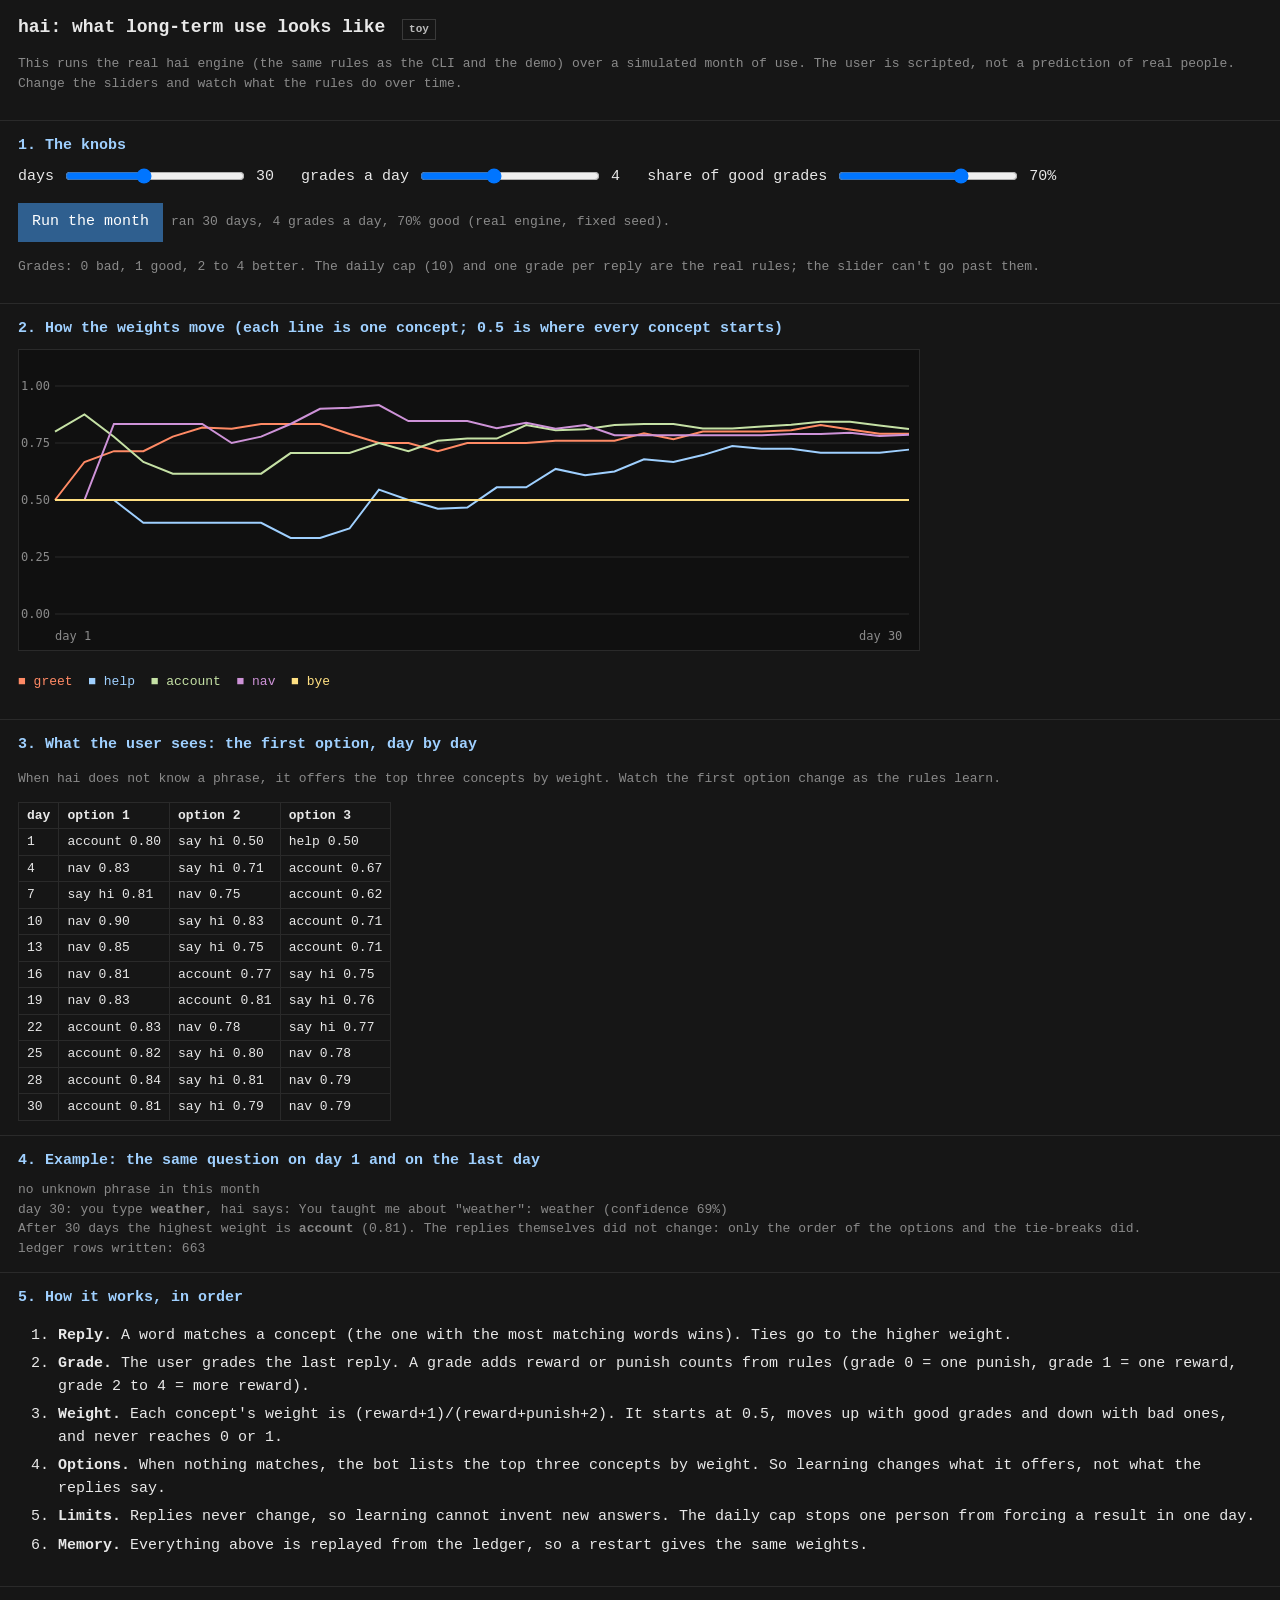
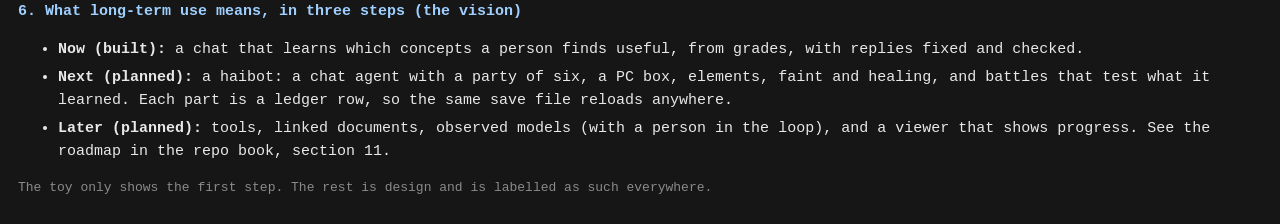
<file: docs/vision.html>
<!DOCTYPE html>
<html lang="en">
<head>
<meta charset="utf-8">
<meta name="viewport" content="width=device-width, initial-scale=1">
<title>hai: vision toy (what long-term use looks like)</title>
<style>
  body { margin: 0; background: #161616; color: #e8e8e8; font: 15px/1.5 ui-monospace, Menlo, Consolas, monospace; }
  header, section { padding: 14px 18px; border-bottom: 1px solid #2a2a2a; }
  h1 { font-size: 18px; margin: 0 0 4px; } h2 { font-size: 15px; margin: 0 0 8px; color: #9fd0ff; }
  .quiet { color: #8a8a8a; font-size: 13px; }
  label { display: inline-block; margin-right: 18px; }
  input[type=range] { vertical-align: middle; width: 180px; }
  button { background: #2f5f8f; color: #fff; border: 0; padding: 8px 14px; font: inherit; cursor: pointer; margin-right: 8px; }
  canvas { width: 100%; max-width: 900px; height: 300px; background: #101010; border: 1px solid #2a2a2a; }
  table { border-collapse: collapse; font-size: 13px; } td, th { border: 1px solid #2a2a2a; padding: 3px 8px; text-align: left; }
  .tag { display: inline-block; font-size: 11px; padding: 1px 6px; border: 1px solid #3a3a3a; color: #bbb; margin-left: 6px; }
  ol li, ul li { margin-bottom: 6px; }
</style>
</head>
<body>
<header>
  <h1>hai: what long-term use looks like <span class="tag">toy</span></h1>
  <p class="quiet">This runs the real hai engine (the same rules as the CLI and the demo) over a simulated month of use. The user is scripted, not a prediction of real people. Change the sliders and watch what the rules do over time.</p>
</header>

<section>
  <h2>1. The knobs</h2>
  <label>days <input type="range" id="days" min="7" max="60" value="30"> <span id="days-v">30</span></label>
  <label>grades a day <input type="range" id="gpd" min="0" max="10" value="4"> <span id="gpd-v">4</span></label>
  <label>share of good grades <input type="range" id="good" min="0" max="100" value="70"> <span id="good-v">70</span>%</label>
  <p><button id="run">Run the month</button><span id="status" class="quiet"></span></p>
  <p class="quiet">Grades: 0 bad, 1 good, 2 to 4 better. The daily cap (10) and one grade per reply are the real rules; the slider can't go past them.</p>
</section>

<section>
  <h2>2. How the weights move (each line is one concept; 0.5 is where every concept starts)</h2>
  <canvas id="chart" width="900" height="300"></canvas>
  <p class="quiet" id="legend"></p>
</section>

<section>
  <h2>3. What the user sees: the first option, day by day</h2>
  <p class="quiet">When hai does not know a phrase, it offers the top three concepts by weight. Watch the first option change as the rules learn.</p>
  <table id="opts"></table>
</section>

<section>
  <h2>4. Example: the same question on day 1 and on the last day</h2>
  <div id="example" class="quiet">Run the month to see it.</div>
</section>

<section>
  <h2>5. How it works, in order</h2>
  <ol>
    <li><b>Reply.</b> A word matches a concept (the one with the most matching words wins). Ties go to the higher weight.</li>
    <li><b>Grade.</b> The user grades the last reply. A grade adds reward or punish counts from rules (grade 0 = one punish, grade 1 = one reward, grade 2 to 4 = more reward).</li>
    <li><b>Weight.</b> Each concept's weight is (reward+1)/(reward+punish+2). It starts at 0.5, moves up with good grades and down with bad ones, and never reaches 0 or 1.</li>
    <li><b>Options.</b> When nothing matches, the bot lists the top three concepts by weight. So learning changes what it offers, not what the replies say.</li>
    <li><b>Limits.</b> Replies never change, so learning cannot invent new answers. The daily cap stops one person from forcing a result in one day.</li>
    <li><b>Memory.</b> Everything above is replayed from the ledger, so a restart gives the same weights.</li>
  </ol>
</section>

<section>
  <h2>6. What long-term use means, in three steps (the vision)</h2>
  <ul>
    <li><b>Now (built):</b> a chat that learns which concepts a person finds useful, from grades, with replies fixed and checked.</li>
    <li><b>Next (planned):</b> a haibot: a chat agent with a party of six, a PC box, elements, faint and healing, and battles that test what it learned. Each part is a ledger row, so the same save file reloads anywhere.</li>
    <li><b>Later (planned):</b> tools, linked documents, observed models (with a person in the loop), and a viewer that shows progress. See the roadmap in the repo book, section 11.</li>
  </ul>
  <p class="quiet">The toy only shows the first step. The rest is design and is labelled as such everywhere.</p>
</section>

<script src="engine.js"></script>
<script>
(function () {
  var CONCEPTS = ["greet", "help", "account", "nav", "bye"];
  var COLOURS = ["#ff8a65", "#9fd0ff", "#c5e1a5", "#ce93d8", "#ffe082"];
  // "bye" and "quit" are left out on purpose: after a goodbye the chat is closed for good (a real rule), so a month without them keeps learning.
  var USER_LINES = ["hi", "help", "account", "nav", "weather", "hello there", "what can you do", "pages", "login"];
  var data = null;

  function load(name) { return fetch("data/" + name).then(function (r) { if (!r.ok) throw new Error(name); return r.text(); }); }
  function set(id, fn) { var el = document.getElementById(id); el.addEventListener("input", function () { document.getElementById(id + "-v").textContent = el.value; }); }
  set("days"); set("gpd"); set("good");
  document.getElementById("good").addEventListener("input", function () { document.getElementById("good-v").textContent = this.value; });

  // A fixed pseudo-random sequence, so the same knobs always give the same month.
  function rng(seed) { var s = seed >>> 0; return function () { s = (s * 1664525 + 1013904223) >>> 0; return s / 4294967296; }; }

  function simulate(days, gpd, goodShare) {
    var ledger = [], r = rng(20261122), history = [], optionsByDay = [], first = null, last = null;
    for (var d = 0; d < days; d++) {
      var now = d * 86400 + 3600;
      var graded = 0;
      for (var i = 0; i < 6; i++) {
        var line = USER_LINES[Math.floor(r() * USER_LINES.length)];
        var res = HaiEngine.turn(data, ledger, line, now + i);
        if (graded < gpd) {
          var roll = r();
          var g = roll < goodShare / 100 ? (r() < 0.5 ? 1 : 2 + Math.floor(r() * 3)) : 0;
          var gr = HaiEngine.grade(data, ledger, g, now + i);
          if (gr.code === 0) graded++;
        }
        if (res.text.indexOf("Did you mean") >= 0 && first === null) first = { day: d + 1, text: res.text, line: line };
      }
      var st = HaiEngine.replay(ledger, 0);
      var w = {};
      CONCEPTS.forEach(function (c) { var k = st.concepts[c] || { r: 0, p: 0 }; w[c] = (k.r + 1) / (k.r + k.p + 2); });
      history.push(w);
      var order = data.concepts.map(function (c, k) { return { id: c.id, label: c.label, w: w[c.id] !== undefined ? w[c.id] : 0.5, k: k }; });
      order.sort(function (a, b) { return (b.w - a.w) || (a.k - b.k); });
      optionsByDay.push(order.slice(0, 3));
      if (d === days - 1) last = { day: d + 1, text: HaiEngine.turn(data, ledger, "weather", now + 9).text };
    }
    return { history: history, options: optionsByDay, first: first, last: last, ledger: ledger.length };
  }

  function draw(sim) {
    var c = document.getElementById("chart"), g = c.getContext("2d"), W = c.width, H = c.height, pad = 36;
    g.clearRect(0, 0, W, H);
    g.strokeStyle = "#2a2a2a"; g.fillStyle = "#8a8a8a"; g.font = "12px monospace";
    [0, 0.25, 0.5, 0.75, 1].forEach(function (v) {
      var y = H - pad - v * (H - 2 * pad);
      g.beginPath(); g.moveTo(pad, y); g.lineTo(W - 10, y); g.stroke();
      g.fillText(v.toFixed(2), 2, y + 4);
    });
    var n = sim.history.length;
    CONCEPTS.forEach(function (cn, idx) {
      g.strokeStyle = COLOURS[idx]; g.lineWidth = 2; g.beginPath();
      sim.history.forEach(function (w, d) {
        var x = pad + (n === 1 ? 0 : d / (n - 1)) * (W - pad - 10);
        var y = H - pad - w[cn] * (H - 2 * pad);
        if (d === 0) g.moveTo(x, y); else g.lineTo(x, y);
      });
      g.stroke();
    });
    g.fillStyle = "#8a8a8a";
    g.fillText("day 1", pad, H - 10); g.fillText("day " + n, W - 60, H - 10);
    document.getElementById("legend").innerHTML = CONCEPTS.map(function (cn, i) {
      return '<span style="color:' + COLOURS[i] + '">■ ' + cn + '</span>';
    }).join("&nbsp;&nbsp;");
  }

  function table(sim) {
    var t = document.getElementById("opts"), rows = "<tr><th>day</th><th>option 1</th><th>option 2</th><th>option 3</th></tr>";
    var step = Math.max(1, Math.ceil(sim.options.length / 12));
    sim.options.forEach(function (o, d) {
      if (d % step !== 0 && d !== sim.options.length - 1) return;
      rows += "<tr><td>" + (d + 1) + "</td>" + o.map(function (x) { return "<td>" + x.label + " " + x.w.toFixed(2) + "</td>"; }).join("") + "</tr>";
    });
    t.innerHTML = rows;
  }

  function example(sim) {
    var first = sim.first ? ("day " + sim.first.day + ": you typed <b>" + sim.first.line + "</b>, hai said: " + sim.first.text) : "no unknown phrase in this month";
    var last = sim.last ? ("day " + sim.last.day + ": you type <b>weather</b>, hai says: " + sim.last.text) : "";
    var w = sim.history[sim.history.length - 1];
    var lead = CONCEPTS.slice().sort(function (a, b) { return w[b] - w[a]; })[0];
    document.getElementById("example").innerHTML = first + "<br>" + last +
      "<br>After " + sim.history.length + " days the highest weight is <b>" + lead + "</b> (" + w[lead].toFixed(2) + "). The replies themselves did not change: only the order of the options and the tie-breaks did." +
      "<br><span class='quiet'>ledger rows written: " + sim.ledger + "</span>";
  }

  function run() {
    var days = +document.getElementById("days").value, gpd = +document.getElementById("gpd").value, good = +document.getElementById("good").value;
    var sim = simulate(days, gpd, good);
    draw(sim); table(sim); example(sim);
    document.getElementById("status").textContent = "ran " + days + " days, " + gpd + " grades a day, " + good + "% good (real engine, fixed seed).";
  }

  Promise.all([load("concepts.pdl"), load("replies.pdl"), load("states.pdl"), load("chat_rules.pdl"), load("seeds.pdl")])
    .then(function (t) {
      data = HaiEngine.parseData({ concepts: t[0], replies: t[1], states: t[2], rules: t[3], seeds: t[4] });
      document.getElementById("run").addEventListener("click", run);
      run();
    })
    .catch(function (e) { document.getElementById("status").textContent = "could not load: " + e.message; });
})();
</script>
</body>
</html>
</file>
